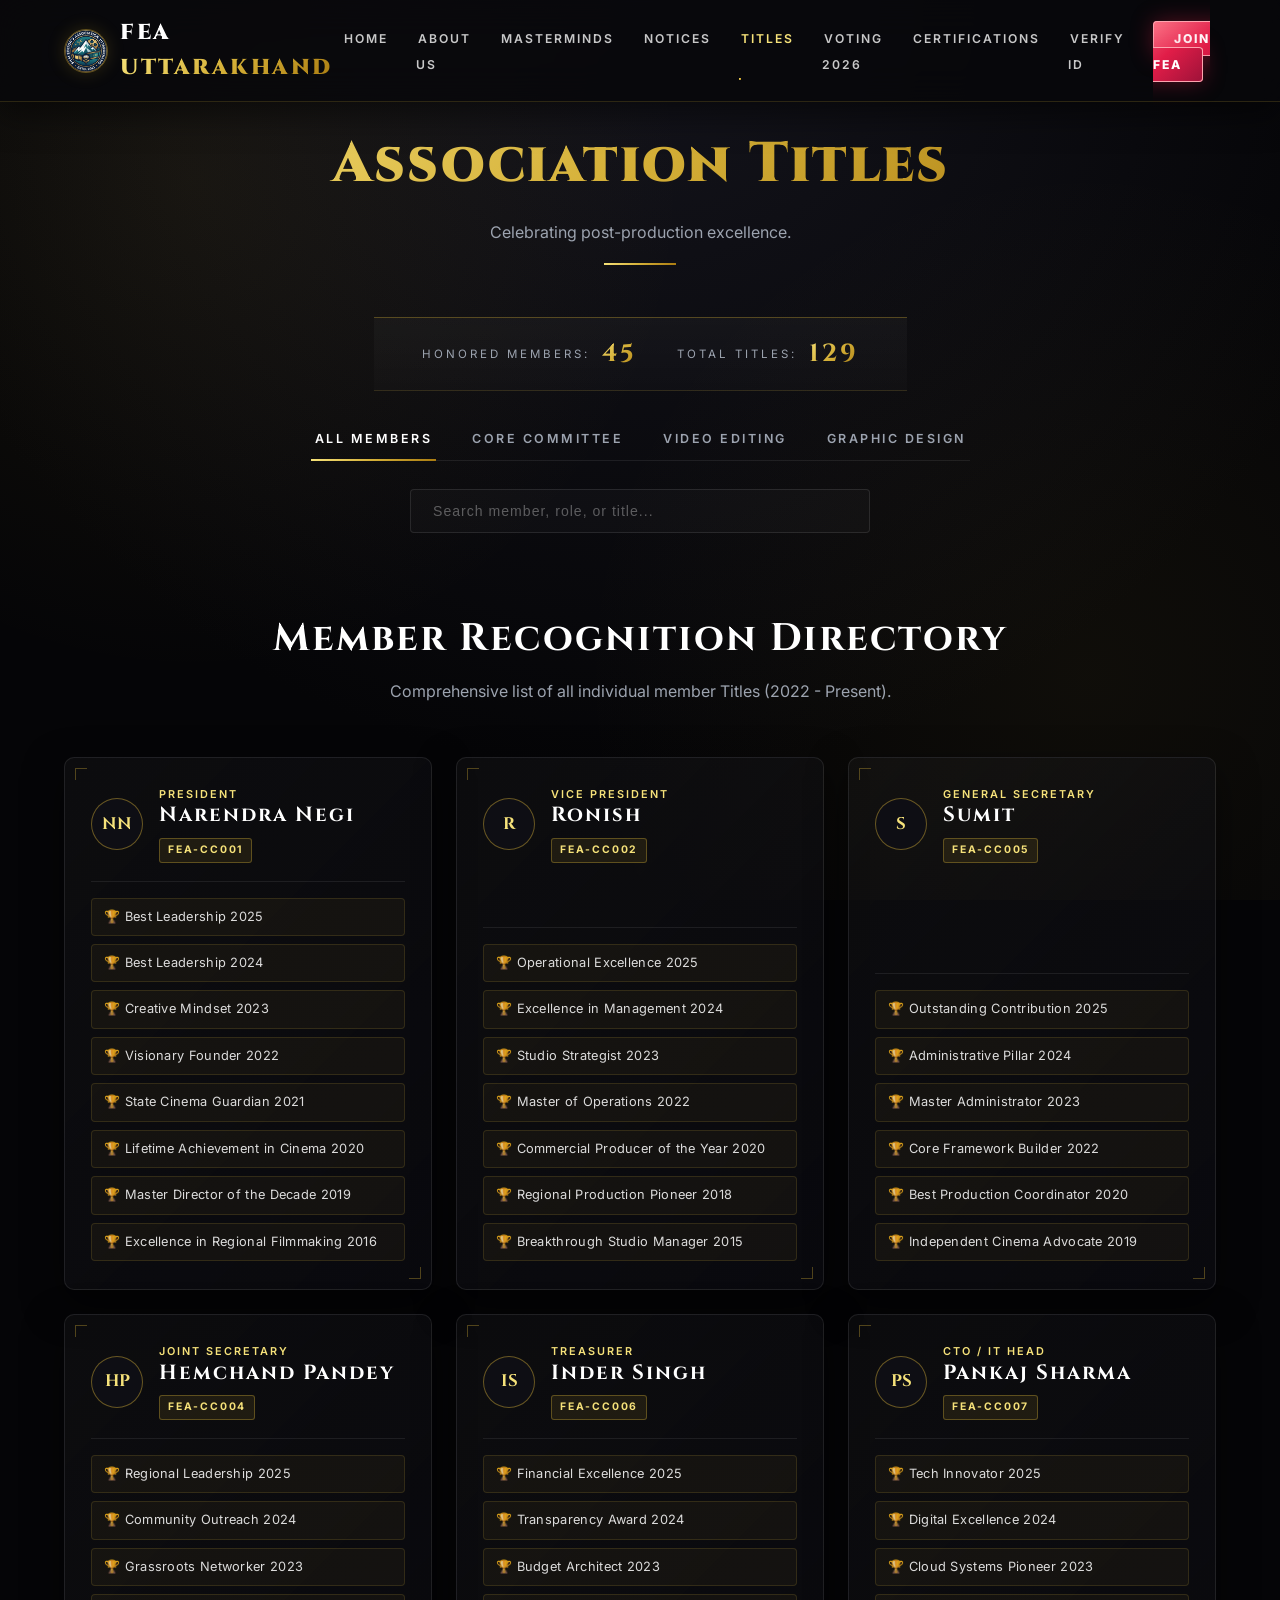
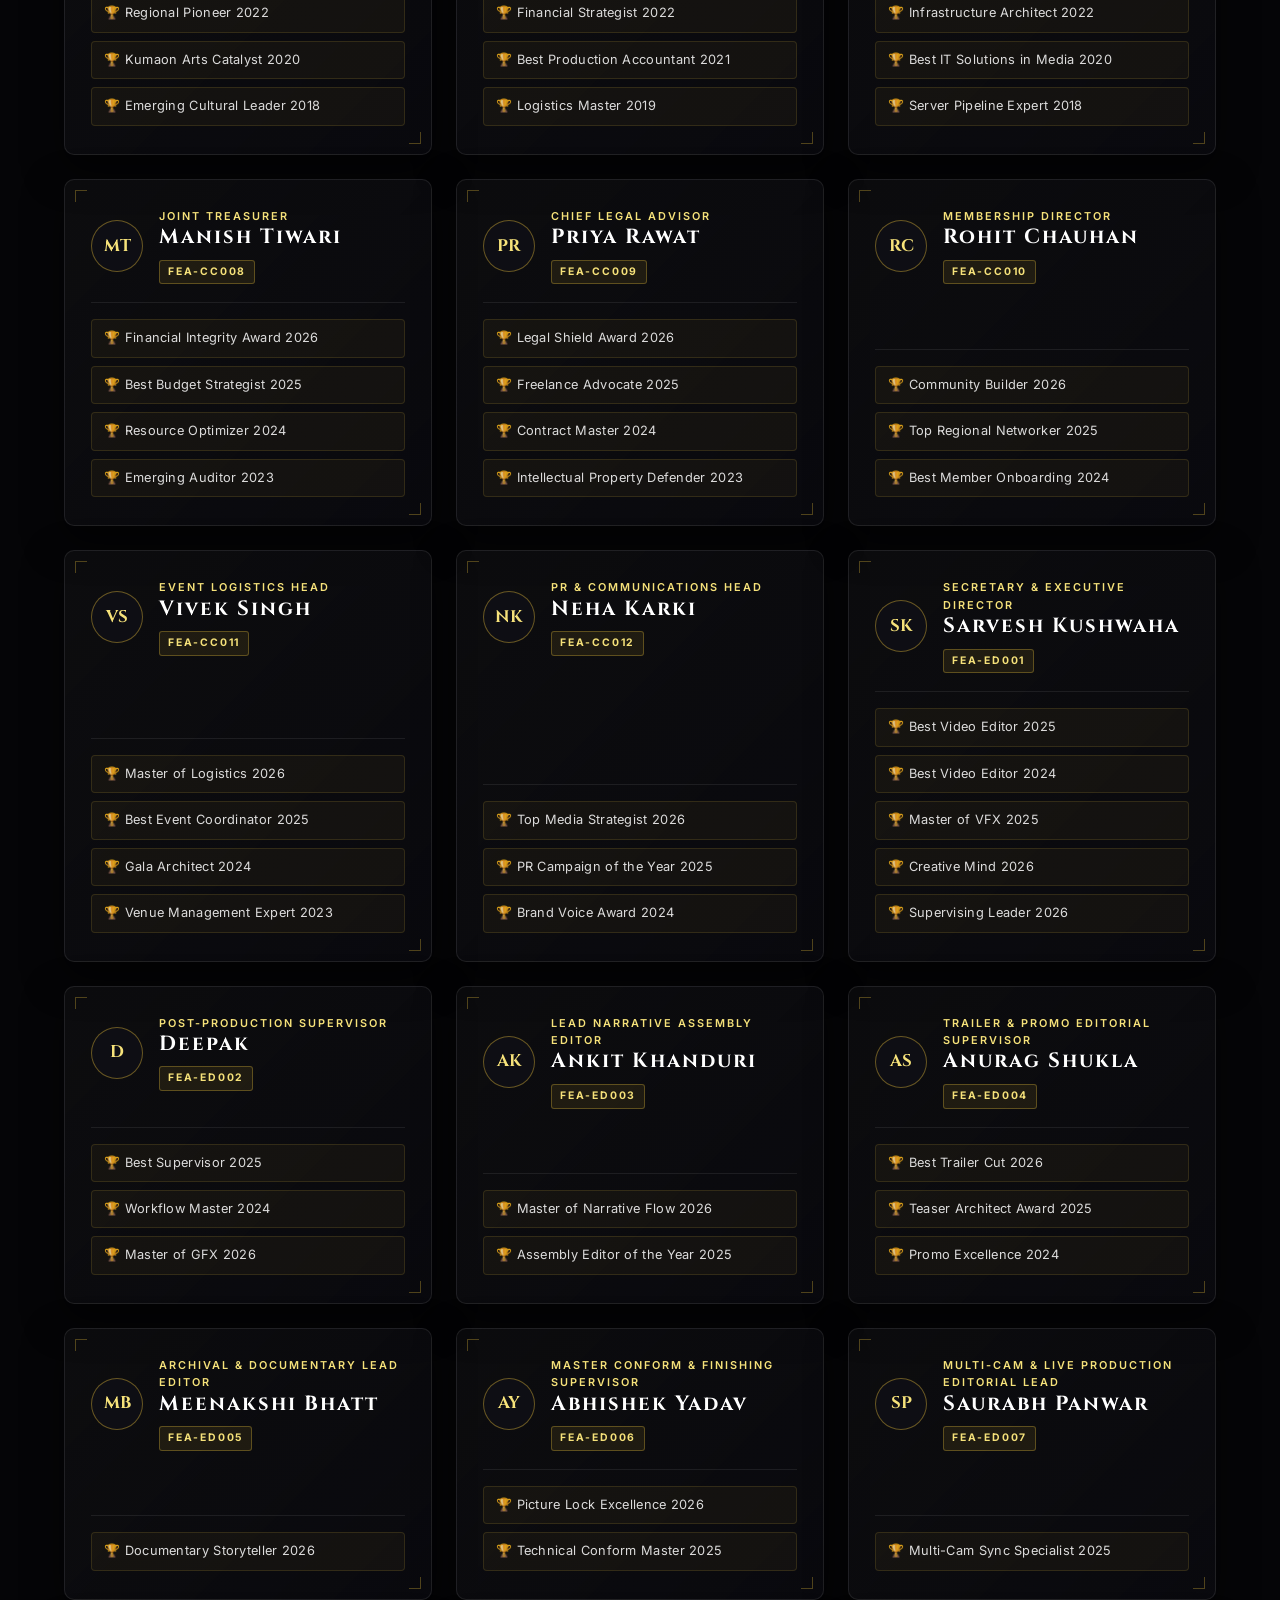
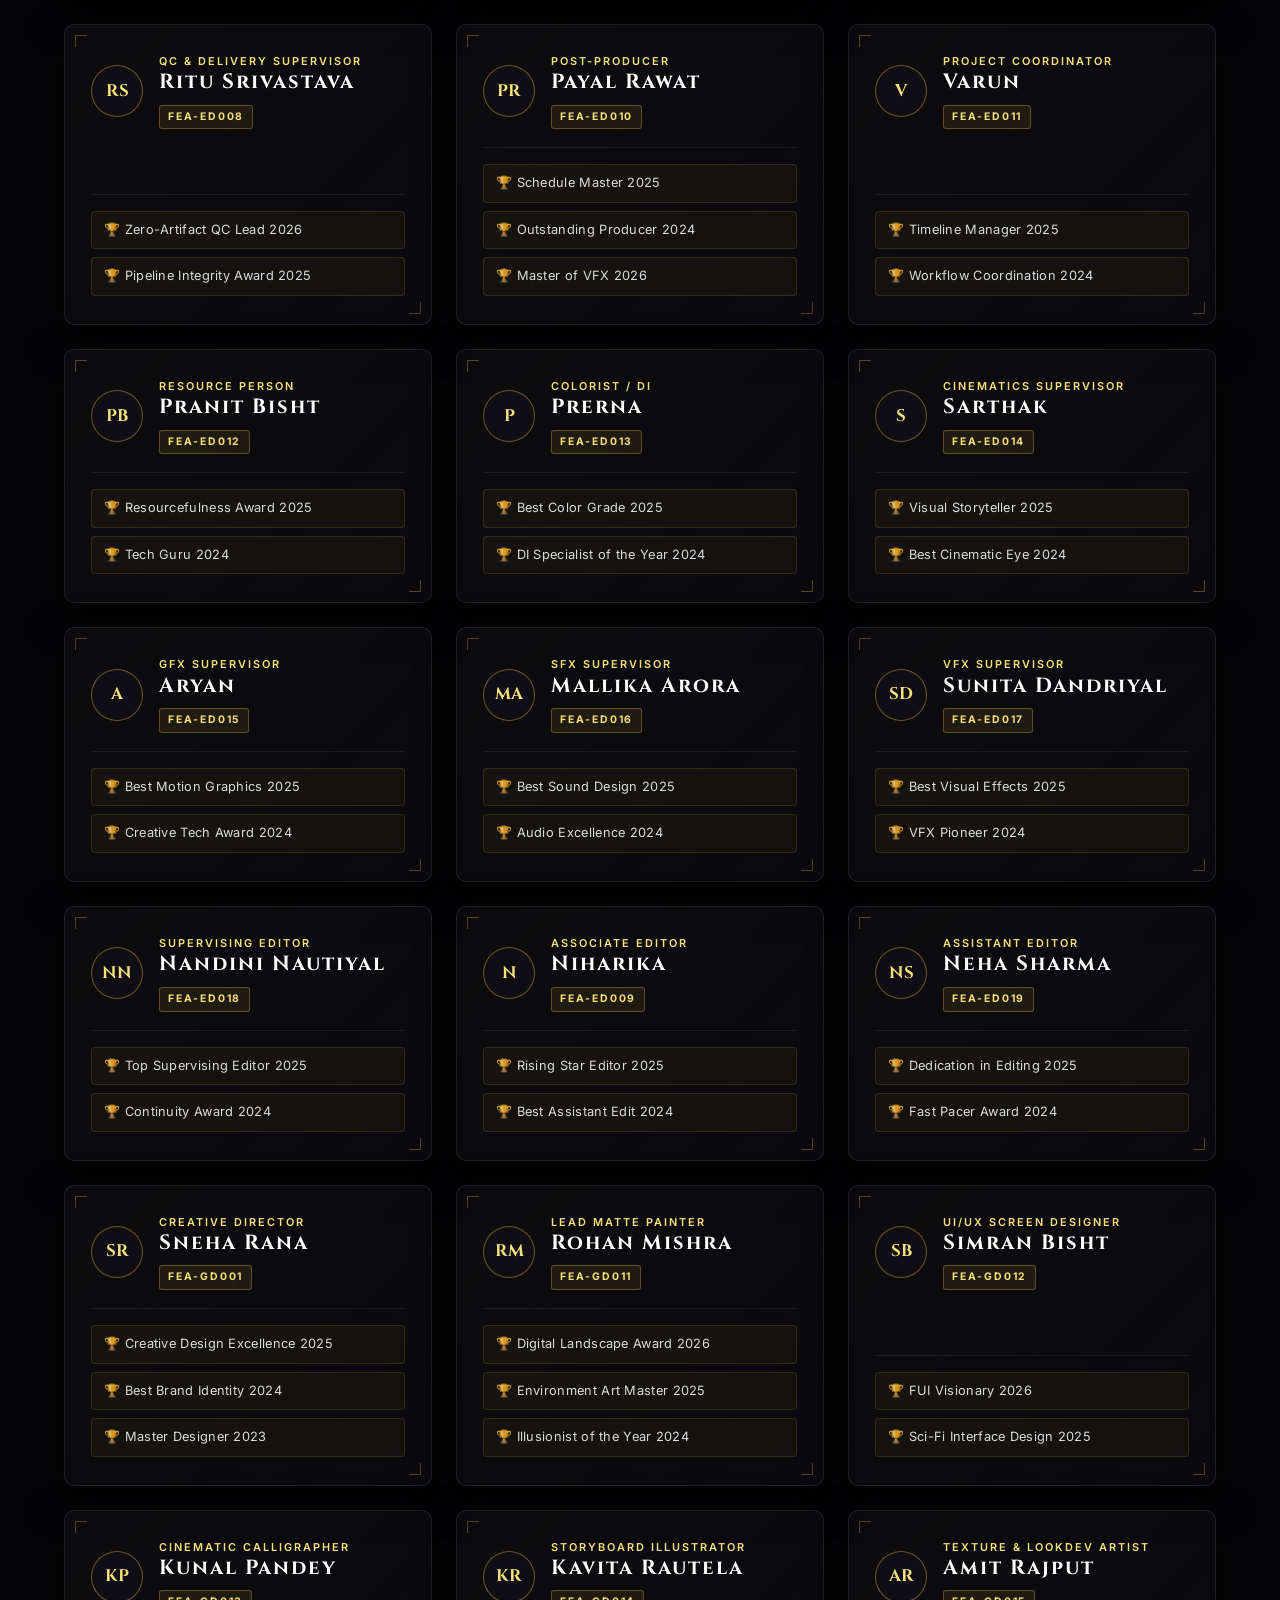
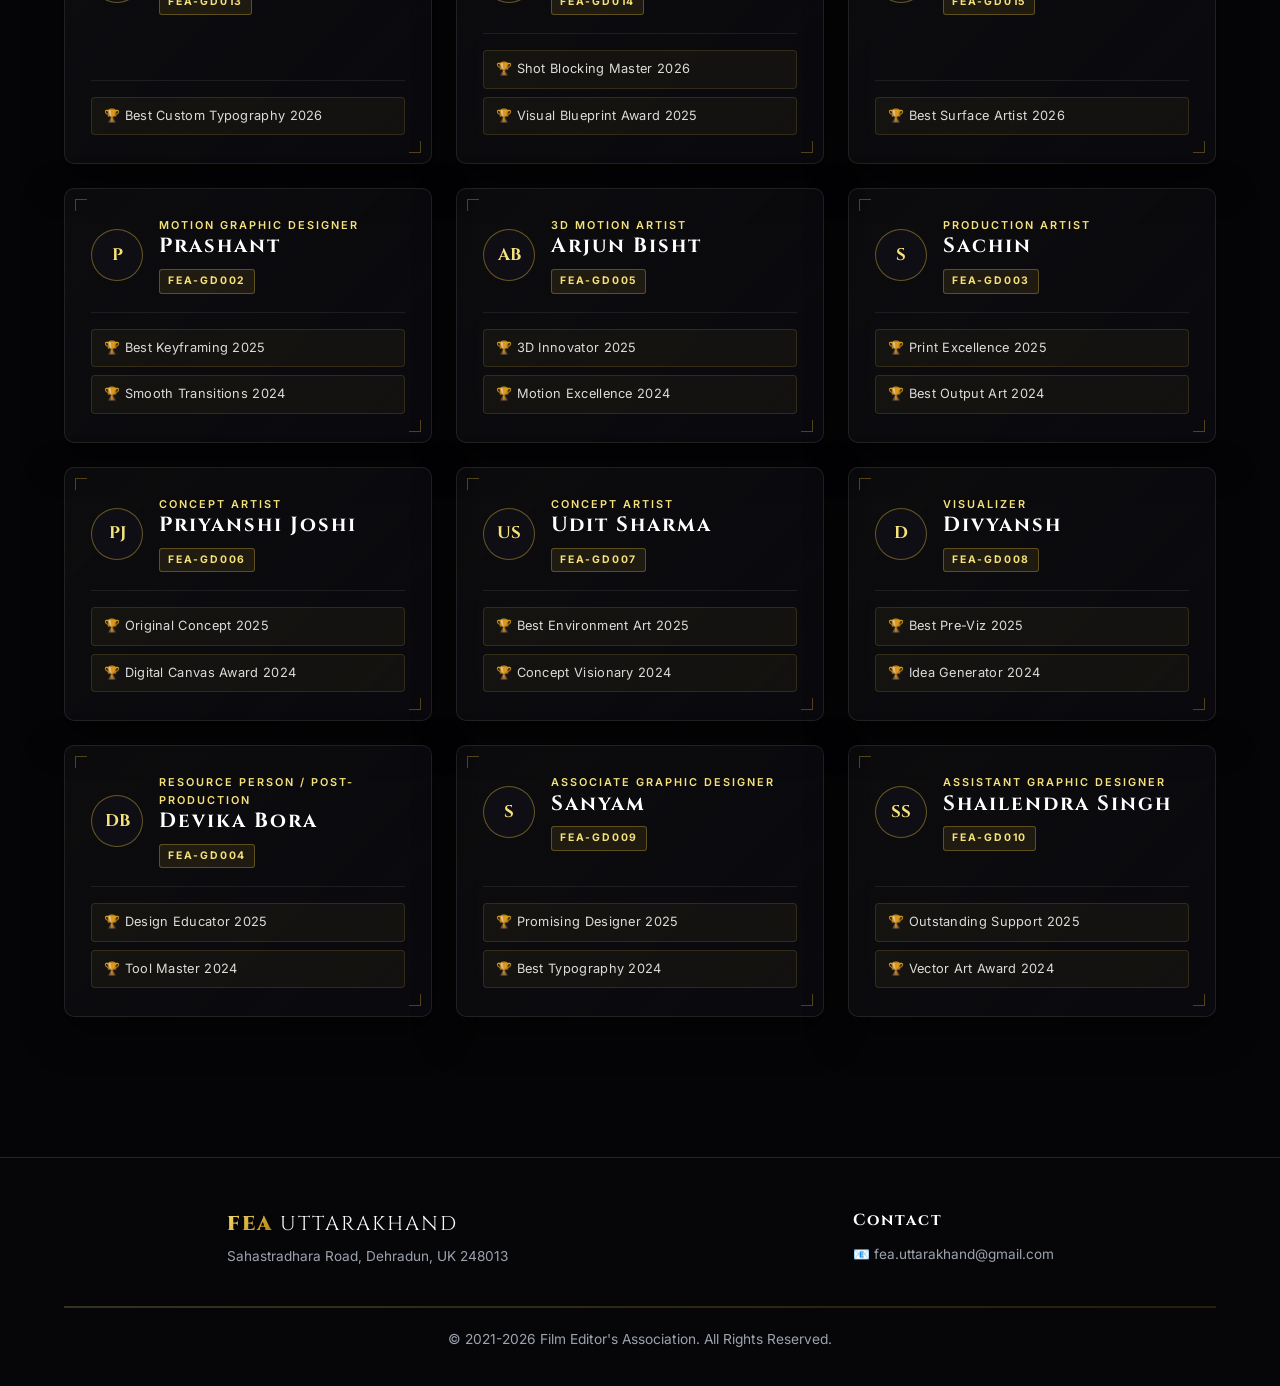
<file: awards.html>
<!DOCTYPE html>
<html lang="en">
<head>
    <meta charset="UTF-8">
    <meta name="viewport" content="width=device-width, initial-scale=1.0">
    <title>Titles | FEA</title>
    <link rel="icon" type="image/png" href="1000021500-modified.png">
    <meta property="og:title" content="Titles | FEA Uttarakhand">
    <meta property="og:description" content="Official Member Recognition Directory and Association Titles of FEA Uttarakhand.">
    <meta property="og:image" content="1000021500-modified.png">
    <meta property="og:type" content="website">
    <link rel="stylesheet" href="style.css?v=7">
</head>
<body>
<header>
    <a href="index.html" class="logo-link">
        <img src="1000021500-modified.png" alt="FEA Logo" class="header-logo-img">
        <div class="logo">FEA <span>Uttarakhand</span></div>
    </a>

    <div class="menu-toggle" id="mobile-menu">
        <span class="bar"></span>
        <span class="bar"></span>
        <span class="bar"></span>
    </div>

    <nav class="nav-container">
        <ul class="nav-links">
            <li><a href="index.html">Home</a></li>
            <li><a href="#" class="about-trigger" data-type="intro">About Us</a></li>
            <li><a href="index.html#masterminds">Masterminds</a></li>
            <li><a href="notices.html">Notices</a></li>
            <li><a href="awards.html" class="active">Titles</a></li>
            <li><a href="voting.html">Voting 2026</a></li>
            <li><a href="certifications.html">Certifications</a></li>
            <li><a href="verify.html">Verify ID</a></li>
            <li><a href="#" class="join-trigger">Join FEA</a></li>
        </ul>
    </nav>
</header>

    <div class="page-header">
        <h1>Association Titles</h1>
        <p style="color: var(--text-muted); margin-top: 10px;">Celebrating post-production excellence.</p>
        <div class="divider"></div>
    </div>

    <div class="voting-controls">
        <div class="voting-stats-bar">
            <div class="stat-pill">Honored Members: <strong id="awards-total-members">0</strong></div>
            <div class="stat-pill">Total Titles: <strong id="awards-total-titles">0</strong></div>
        </div>

        <div class="filter-tabs" id="awards-filters">
            <button class="filter-btn active" data-group="all">All Members</button>
            <button class="filter-btn" data-group="Core Committee">Core Committee</button>
            <button class="filter-btn" data-group="Editorial Directorate">Video Editing</button>
            <button class="filter-btn" data-group="Creative Directorate">Graphic Design</button>
        </div>

        <input type="text" id="awards-search" class="vote-search" placeholder="Search member, role, or title...">
    </div>

    <section class="department-section">
        <div class="section-header" style="padding-top: 20px;">
            <h2>Member Recognition Directory</h2>
            <p style="color: var(--text-muted);">Comprehensive list of all individual member Titles (2022 - Present).</p>
        </div>
        
        <p id="awards-empty-state" class="empty-search-msg" style="display: none;">No matching members, roles, or titles found.</p>
        <div class="member-awards-grid">
<!-- Committee -->
            <div class="member-award-card">
                <h4>Narendra Negi</h4><p class="role">President</p>
                <div class="award-tags">
                    <span class="tag">🏆 Best Leadership 2025</span>
                    <span class="tag">🏆 Best Leadership 2024</span>
                    <span class="tag">🏆 Creative Mindset 2023</span>
                    <span class="tag">🏆 Visionary Founder 2022</span>
                    <span class="tag">🏆 State Cinema Guardian 2021</span>
                    <span class="tag">🏆 Lifetime Achievement in Cinema 2020</span>
                    <span class="tag">🏆 Master Director of the Decade 2019</span>
                    <span class="tag">🏆 Excellence in Regional Filmmaking 2016</span>
                </div>
            </div>
            <div class="member-award-card">
                <h4>Ronish</h4><p class="role">Vice President</p>
                <div class="award-tags">
                    <span class="tag">🏆 Operational Excellence 2025</span>
                    <span class="tag">🏆 Excellence in Management 2024</span>
                    <span class="tag">🏆 Studio Strategist 2023</span>
                    <span class="tag">🏆 Master of Operations 2022</span>
                    <span class="tag">🏆 Commercial Producer of the Year 2020</span>
                    <span class="tag">🏆 Regional Production Pioneer 2018</span>
                    <span class="tag">🏆 Breakthrough Studio Manager 2015</span>
                </div>
            </div>
            <div class="member-award-card">
                <h4>Sumit</h4><p class="role">General Secretary</p>
                <div class="award-tags">
                    <span class="tag">🏆 Outstanding Contribution 2025</span>
                    <span class="tag">🏆 Administrative Pillar 2024</span>
                    <span class="tag">🏆 Master Administrator 2023</span>
                    <span class="tag">🏆 Core Framework Builder 2022</span>
                    <span class="tag">🏆 Best Production Coordinator 2020</span>
                    <span class="tag">🏆 Independent Cinema Advocate 2019</span>
                </div>
            </div>
            <div class="member-award-card">
                <h4>Hemchand Pandey</h4><p class="role">Joint Secretary</p>
                <div class="award-tags">
                    <span class="tag">🏆 Regional Leadership 2025</span>
                    <span class="tag">🏆 Community Outreach 2024</span>
                    <span class="tag">🏆 Grassroots Networker 2023</span>
                    <span class="tag">🏆 Regional Pioneer 2022</span>
                    <span class="tag">🏆 Kumaon Arts Catalyst 2020</span>
                    <span class="tag">🏆 Emerging Cultural Leader 2018</span>
                </div>
            </div>
            <div class="member-award-card">
                <h4>Inder Singh</h4><p class="role">Treasurer</p>
                <div class="award-tags">
                    <span class="tag">🏆 Financial Excellence 2025</span>
                    <span class="tag">🏆 Transparency Award 2024</span>
                    <span class="tag">🏆 Budget Architect 2023</span>
                    <span class="tag">🏆 Financial Strategist 2022</span>
                    <span class="tag">🏆 Best Production Accountant 2021</span>
                    <span class="tag">🏆 Logistics Master 2019</span>
                </div>
            </div>
            <div class="member-award-card">
                <h4>Pankaj Sharma</h4><p class="role">CTO / IT Head</p>
                <div class="award-tags">
                    <span class="tag">🏆 Tech Innovator 2025</span>
                    <span class="tag">🏆 Digital Excellence 2024</span>
                    <span class="tag">🏆 Cloud Systems Pioneer 2023</span>
                    <span class="tag">🏆 Infrastructure Architect 2022</span>
                    <span class="tag">🏆 Best IT Solutions in Media 2020</span>
                    <span class="tag">🏆 Server Pipeline Expert 2018</span>
                </div>
            </div>

            <div class="member-award-card">
                <h4>Manish Tiwari</h4><p class="role">Joint Treasurer</p>
                <div class="award-tags">
                    <span class="tag">🏆 Financial Integrity Award 2026</span>
                    <span class="tag">🏆 Best Budget Strategist 2025</span>
                    <span class="tag">🏆 Resource Optimizer 2024</span>
                    <span class="tag">🏆 Emerging Auditor 2023</span>
                </div>
            </div>
            <div class="member-award-card">
                <h4>Priya Rawat</h4><p class="role">Chief Legal Advisor</p>
                <div class="award-tags">
                    <span class="tag">🏆 Legal Shield Award 2026</span>
                    <span class="tag">🏆 Freelance Advocate 2025</span>
                    <span class="tag">🏆 Contract Master 2024</span>
                    <span class="tag">🏆 Intellectual Property Defender 2023</span>
                </div>
            </div>
            <div class="member-award-card">
                <h4>Rohit Chauhan</h4><p class="role">Membership Director</p>
                <div class="award-tags">
                    <span class="tag">🏆 Community Builder 2026</span>
                    <span class="tag">🏆 Top Regional Networker 2025</span>
                    <span class="tag">🏆 Best Member Onboarding 2024</span>
                </div>
            </div>
            <div class="member-award-card">
                <h4>Vivek Singh</h4><p class="role">Event Logistics Head</p>
                <div class="award-tags">
                    <span class="tag">🏆 Master of Logistics 2026</span>
                    <span class="tag">🏆 Best Event Coordinator 2025</span>
                    <span class="tag">🏆 Gala Architect 2024</span>
                    <span class="tag">🏆 Venue Management Expert 2023</span>
                </div>
            </div>
            <div class="member-award-card">
                <h4>Neha Karki</h4><p class="role">PR & Communications Head</p>
                <div class="award-tags">
                    <span class="tag">🏆 Top Media Strategist 2026</span>
                    <span class="tag">🏆 PR Campaign of the Year 2025</span>
                    <span class="tag">🏆 Brand Voice Award 2024</span>
                </div>
            </div>


            <!-- Video Editing -->
            <div class="member-award-card">
                <h4>Sarvesh Kushwaha</h4><p class="role">Secretary & Executive Director</p>
                <div class="award-tags">
                    <span class="tag">🏆 Best Video Editor 2025</span>
                    <span class="tag">🏆 Best Video Editor 2024</span>
                    <span class="tag">🏆 Master of VFX 2025</span>
                    <span class="tag">🏆 Creative Mind 2026</span>
                    <span class="tag">🏆 Supervising Leader 2026</span>
                </div>
            </div>
            <div class="member-award-card">
                <h4>Deepak</h4><p class="role">Post-Production Supervisor</p>
                <div class="award-tags">
                    <span class="tag">🏆 Best Supervisor 2025</span>
                    <span class="tag">🏆 Workflow Master 2024</span>
                    <span class="tag">🏆 Master of GFX 2026</span>
                </div>
            </div>

            <!-- Editorial Additions -->
            <div class="member-award-card">
                <h4>Ankit Khanduri</h4><p class="role">Lead Narrative Assembly Editor</p>
                <div class="award-tags">
                    <span class="tag">🏆 Master of Narrative Flow 2026</span>
                    <span class="tag">🏆 Assembly Editor of the Year 2025</span>
                </div>
            </div>
            <div class="member-award-card">
                <h4>Anurag Shukla</h4><p class="role">Trailer & Promo Editorial Supervisor</p>
                <div class="award-tags">
                    <span class="tag">🏆 Best Trailer Cut 2026</span>
                    <span class="tag">🏆 Teaser Architect Award 2025</span>
                    <span class="tag">🏆 Promo Excellence 2024</span>
                </div>
            </div>
            <div class="member-award-card">
                <h4>Meenakshi Bhatt</h4><p class="role">Archival & Documentary Lead Editor</p>
                <div class="award-tags">
                    <span class="tag">🏆 Documentary Storyteller 2026</span>
                </div>
            </div>
            <div class="member-award-card">
                <h4>Abhishek Yadav</h4><p class="role">Master Conform & Finishing Supervisor</p>
                <div class="award-tags">
                    <span class="tag">🏆 Picture Lock Excellence 2026</span>
                    <span class="tag">🏆 Technical Conform Master 2025</span>
                </div>
            </div>
            <div class="member-award-card">
                <h4>Saurabh Panwar</h4><p class="role">Multi-Cam & Live Production Editorial Lead</p>
                <div class="award-tags">
                    <span class="tag">🏆 Multi-Cam Sync Specialist 2025</span>
                </div>
            </div>
            <div class="member-award-card">
                <h4>Ritu Srivastava</h4><p class="role">QC & Delivery Supervisor</p>
                <div class="award-tags">
                    <span class="tag">🏆 Zero-Artifact QC Lead 2026</span>
                    <span class="tag">🏆 Pipeline Integrity Award 2025</span>
                </div>
            </div>

            <!-- Original Video Editing Continued -->
            <div class="member-award-card">
                <h4>Payal Rawat</h4><p class="role">Post-Producer</p>
                <div class="award-tags">
                    <span class="tag">🏆 Schedule Master 2025</span>
                    <span class="tag">🏆 Outstanding Producer 2024</span>
                    <span class="tag">🏆 Master of VFX 2026</span>
                </div>
            </div>
            <div class="member-award-card">
                <h4>Varun</h4><p class="role">Project Coordinator</p>
                <div class="award-tags">
                    <span class="tag">🏆 Timeline Manager 2025</span>
                    <span class="tag">🏆 Workflow Coordination 2024</span>
                </div>
            </div>
            <div class="member-award-card">
                <h4>Pranit Bisht</h4><p class="role">Resource Person</p>
                <div class="award-tags">
                    <span class="tag">🏆 Resourcefulness Award 2025</span>
                    <span class="tag">🏆 Tech Guru 2024</span>
                </div>
            </div>
            <div class="member-award-card">
                <h4>Prerna</h4><p class="role">Colorist / DI</p>
                <div class="award-tags">
                    <span class="tag">🏆 Best Color Grade 2025</span>
                    <span class="tag">🏆 DI Specialist of the Year 2024</span>
                </div>
            </div>
            <div class="member-award-card">
                <h4>Sarthak</h4><p class="role">Cinematics Supervisor</p>
                <div class="award-tags">
                    <span class="tag">🏆 Visual Storyteller 2025</span>
                    <span class="tag">🏆 Best Cinematic Eye 2024</span>
                </div>
            </div>
            <div class="member-award-card">
                <h4>Aryan</h4><p class="role">GFX Supervisor</p>
                <div class="award-tags">
                    <span class="tag">🏆 Best Motion Graphics 2025</span>
                    <span class="tag">🏆 Creative Tech Award 2024</span>
                </div>
            </div>
            <div class="member-award-card">
                <h4>Mallika Arora</h4><p class="role">SFX Supervisor</p>
                <div class="award-tags">
                    <span class="tag">🏆 Best Sound Design 2025</span>
                    <span class="tag">🏆 Audio Excellence 2024</span>
                </div>
            </div>
            <div class="member-award-card">
                <h4>Sunita Dandriyal</h4><p class="role">VFX Supervisor</p>
                <div class="award-tags">
                    <span class="tag">🏆 Best Visual Effects 2025</span>
                    <span class="tag">🏆 VFX Pioneer 2024</span>
                </div>
            </div>
            <div class="member-award-card">
                <h4>Nandini Nautiyal</h4><p class="role">Supervising Editor</p>
                <div class="award-tags">
                    <span class="tag">🏆 Top Supervising Editor 2025</span>
                    <span class="tag">🏆 Continuity Award 2024</span>
                </div>
            </div>
            <div class="member-award-card">
                <h4>Niharika</h4><p class="role">Associate Editor</p>
                <div class="award-tags">
                    <span class="tag">🏆 Rising Star Editor 2025</span>
                    <span class="tag">🏆 Best Assistant Edit 2024</span>
                </div>
            </div>
            <div class="member-award-card">
                <h4>Neha Sharma</h4><p class="role">Assistant Editor</p>
                <div class="award-tags">
                    <span class="tag">🏆 Dedication in Editing 2025</span>
                    <span class="tag">🏆 Fast Pacer Award 2024</span>
                </div>
            </div>

            <!-- Graphic Design -->
            <div class="member-award-card">
                <h4>Sneha Rana</h4><p class="role">Creative Director</p>
                <div class="award-tags">
                    <span class="tag">🏆 Creative Design Excellence 2025</span>
                    <span class="tag">🏆 Best Brand Identity 2024</span>
                    <span class="tag">🏆 Master Designer 2023</span>
                </div>
            </div>
            
            <!-- Graphic Design Additions -->
            <div class="member-award-card">
                <h4>Rohan Mishra</h4><p class="role">Lead Matte Painter</p>
                <div class="award-tags">
                    <span class="tag">🏆 Digital Landscape Award 2026</span>
                    <span class="tag">🏆 Environment Art Master 2025</span>
                    <span class="tag">🏆 Illusionist of the Year 2024</span>
                </div>
            </div>
            <div class="member-award-card">
                <h4>Simran Bisht</h4><p class="role">UI/UX Screen Designer</p>
                <div class="award-tags">
                    <span class="tag">🏆 FUI Visionary 2026</span>
                    <span class="tag">🏆 Sci-Fi Interface Design 2025</span>
                </div>
            </div>
            <div class="member-award-card">
                <h4>Kunal Pandey</h4><p class="role">Cinematic Calligrapher</p>
                <div class="award-tags">
                    <span class="tag">🏆 Best Custom Typography 2026</span>
                </div>
            </div>
            <div class="member-award-card">
                <h4>Kavita Rautela</h4><p class="role">Storyboard Illustrator</p>
                <div class="award-tags">
                    <span class="tag">🏆 Shot Blocking Master 2026</span>
                    <span class="tag">🏆 Visual Blueprint Award 2025</span>
                </div>
            </div>
            <div class="member-award-card">
                <h4>Amit Rajput</h4><p class="role">Texture & LookDev Artist</p>
                <div class="award-tags">
                    <span class="tag">🏆 Best Surface Artist 2026</span>
                </div>
            </div>

            <!-- Original Graphic Design Continued -->
            <div class="member-award-card">
                <h4>Prashant</h4><p class="role">Motion Graphic Designer</p>
                <div class="award-tags">
                    <span class="tag">🏆 Best Keyframing 2025</span>
                    <span class="tag">🏆 Smooth Transitions 2024</span>
                </div>
            </div>
            <div class="member-award-card">
                <h4>Arjun Bisht</h4><p class="role">3D Motion Artist</p>
                <div class="award-tags">
                    <span class="tag">🏆 3D Innovator 2025</span>
                    <span class="tag">🏆 Motion Excellence 2024</span>
                </div>
            </div>
            <div class="member-award-card">
                <h4>Sachin</h4><p class="role">Production Artist</p>
                <div class="award-tags">
                    <span class="tag">🏆 Print Excellence 2025</span>
                    <span class="tag">🏆 Best Output Art 2024</span>
                </div>
            </div>
            <div class="member-award-card">
                <h4>Priyanshi Joshi</h4><p class="role">Concept Artist</p>
                <div class="award-tags">
                    <span class="tag">🏆 Original Concept 2025</span>
                    <span class="tag">🏆 Digital Canvas Award 2024</span>
                </div>
            </div>
            <div class="member-award-card">
                <h4>Udit Sharma</h4><p class="role">Concept Artist</p>
                <div class="award-tags">
                    <span class="tag">🏆 Best Environment Art 2025</span>
                    <span class="tag">🏆 Concept Visionary 2024</span>
                </div>
            </div>
            <div class="member-award-card">
                <h4>Divyansh</h4><p class="role">Visualizer</p>
                <div class="award-tags">
                    <span class="tag">🏆 Best Pre-Viz 2025</span>
                    <span class="tag">🏆 Idea Generator 2024</span>
                </div>
            </div>
            <div class="member-award-card">
                <h4>Devika Bora</h4><p class="role">Resource Person / Post-Production</p>
                <div class="award-tags">
                    <span class="tag">🏆 Design Educator 2025</span>
                    <span class="tag">🏆 Tool Master 2024</span>
                </div>
            </div>
            <div class="member-award-card">
                <h4>Sanyam</h4><p class="role">Associate Graphic Designer</p>
                <div class="award-tags">
                    <span class="tag">🏆 Promising Designer 2025</span>
                    <span class="tag">🏆 Best Typography 2024</span>
                </div>
            </div>
            <div class="member-award-card">
                <h4>Shailendra Singh</h4><p class="role">Assistant Graphic Designer</p>
                <div class="award-tags">
                    <span class="tag">🏆 Outstanding Support 2025</span>
                    <span class="tag">🏆 Vector Art Award 2024</span>
                </div>
            </div>
        </div>
    </section>

    <!-- About Us Modal -->
    <div id="about-modal" class="modal-overlay">
        <div class="modal-content" style="text-align: center;">
            <span class="close-btn" id="close-about-modal">×</span>
            <div class="modal-header">
                <h2 id="about-modal-title">Title</h2>
                <div class="divider" style="margin-bottom: 20px;"></div>
            </div>
            <div class="modal-body">
                <p id="about-modal-desc" class="main-desc">Details will appear here...</p>
            </div>
        </div>
    </div>

    <!-- Join FEA Modal -->
    <div id="join-modal" class="modal-overlay">
        <div class="modal-content glass-panel" style="text-align: center;">
            <span class="close-btn" id="close-join-modal">×</span>
            <div class="modal-header">
                <h2>Join FEA Uttarakhand</h2>
                <p style="color: var(--accent-gold); font-size: 0.9rem; margin-top: 5px;">Become a part of the state's largest post-production community.</p>
                <div class="divider" style="margin-bottom: 20px;"></div>
            </div>
            <div class="modal-body">
                <form id="join-form" action="https://formspree.io/f/mdeeelgj" method="POST" style="display: flex; flex-direction: column; gap: 14px; text-align: left;">
                    <div class="join-form-row">
                        <input type="text" name="name" placeholder="Full Name *" required class="glass-input">
                        <input type="email" name="email" placeholder="Email Address *" required class="glass-input">
                    </div>

                    <div class="join-form-row">
                        <select name="district" required class="glass-input">
                            <option value="" disabled selected>Select District *</option>
                            <option value="Almora">Almora</option>
                            <option value="Bageshwar">Bageshwar</option>
                            <option value="Chamoli">Chamoli</option>
                            <option value="Champawat">Champawat</option>
                            <option value="Dehradun">Dehradun</option>
                            <option value="Haridwar">Haridwar</option>
                            <option value="Nainital">Nainital</option>
                            <option value="Pauri Garhwal">Pauri Garhwal</option>
                            <option value="Pithoragarh">Pithoragarh</option>
                            <option value="Rudraprayag">Rudraprayag</option>
                            <option value="Tehri Garhwal">Tehri Garhwal</option>
                            <option value="Udham Singh Nagar">Udham Singh Nagar</option>
                            <option value="Uttarkashi">Uttarkashi</option>
                            <option value="Other">Other</option>
                        </select>

                        <select name="experience" required class="glass-input">
                            <option value="" disabled selected>Years of Experience *</option>
                            <option value="Student / Fresher">Student / Fresher</option>
                            <option value="1-2 Years">1–2 Years</option>
                            <option value="3-5 Years">3–5 Years</option>
                            <option value="5+ Years">5+ Years</option>
                        </select>
                    </div>

                    <div>
                        <select name="role" required class="glass-input">
                            <option value="" disabled selected>Select Membership Type / Directorate *</option>
                            <option value="General Member">General Member</option>
                            <option value="Editorial Directorate (FEA-ED)">Editorial Directorate (FEA-ED)</option>
                            <option value="Creative Directorate (FEA-GD)">Creative Directorate (FEA-GD)</option>
                            <option value="VFX, Audio & Technical Specialist">VFX, Audio &amp; Technical Specialist</option>
                            <option value="Studio / Production House Affiliate">Studio / Production House Affiliate</option>
                        </select>
                        <p class="join-exp-note">* Note: All categories except General Member require up to 3 years of experience.</p>
                    </div>

                    <div>
                        <label class="join-field-label">Primary Software / Tools</label>
                        <div class="join-tools-grid">
                            <label class="join-tool-chip"><input type="checkbox" name="tools[]" value="Premiere Pro"><span>Premiere Pro</span></label>
                            <label class="join-tool-chip"><input type="checkbox" name="tools[]" value="DaVinci Resolve"><span>DaVinci Resolve</span></label>
                            <label class="join-tool-chip"><input type="checkbox" name="tools[]" value="After Effects"><span>After Effects</span></label>
                            <label class="join-tool-chip"><input type="checkbox" name="tools[]" value="Nuke"><span>Nuke</span></label>
                            <label class="join-tool-chip"><input type="checkbox" name="tools[]" value="Photoshop"><span>Photoshop</span></label>
                            <label class="join-tool-chip"><input type="checkbox" name="tools[]" value="Illustrator"><span>Illustrator</span></label>
                            <label class="join-tool-chip"><input type="checkbox" name="tools[]" value="Blender"><span>Blender</span></label>
                            <label class="join-tool-chip"><input type="checkbox" name="tools[]" value="Other"><span>Other</span></label>
                        </div>
                    </div>

                    <input type="url" name="portfolio" placeholder="Portfolio / Reel Link (Optional)" class="glass-input">

                    <textarea name="bio" rows="2" required class="glass-input" placeholder="Short Bio / Reason for Joining — What do you specialize in or how would you like to contribute? *" style="resize: vertical;"></textarea>

                    <label class="join-declaration">
                        <input type="checkbox" name="declaration" value="Agreed" required>
                        <span>I confirm my details are accurate and agree to abide by the FEA Uttarakhand Code of Conduct.</span>
                    </label>

                    <button type="submit" class="glass-btn">Submit Application</button>
                </form>
            </div>
        </div>
    </div>

    <footer>
        <div style="display: flex; flex-wrap: wrap; justify-content: space-around; text-align: left; max-width: 1200px; margin: 0 auto; gap: 20px; padding-bottom: 20px;">
            <div>
                <div class="footer-logo"><span class="highlight">FEA</span> UTTARAKHAND</div>
                <p style="color: var(--text-muted); font-size: 0.85rem;">Sahastradhara Road, Dehradun, UK 248013</p>
            </div>
            <div>
                <h4 style="color: #fff; margin-bottom: 10px; font-size: 1rem;">Contact</h4>
                <p style="color: var(--text-muted); font-size: 0.85rem;">
                    📧 <a href="mailto:fea.uttarakhand@gmail.com" style="color: var(--text-muted); text-decoration: none;">fea.uttarakhand@gmail.com</a>
                </p>
            </div>
        </div>
        <div class="divider" style="width: 100%; opacity: 0.2; margin-bottom: 20px;"></div>
        <p>© 2021-2026 Film Editor's Association. All Rights Reserved.</p>
    </footer>
    <script src="script.js"></script>
</body>
</html>
</file>
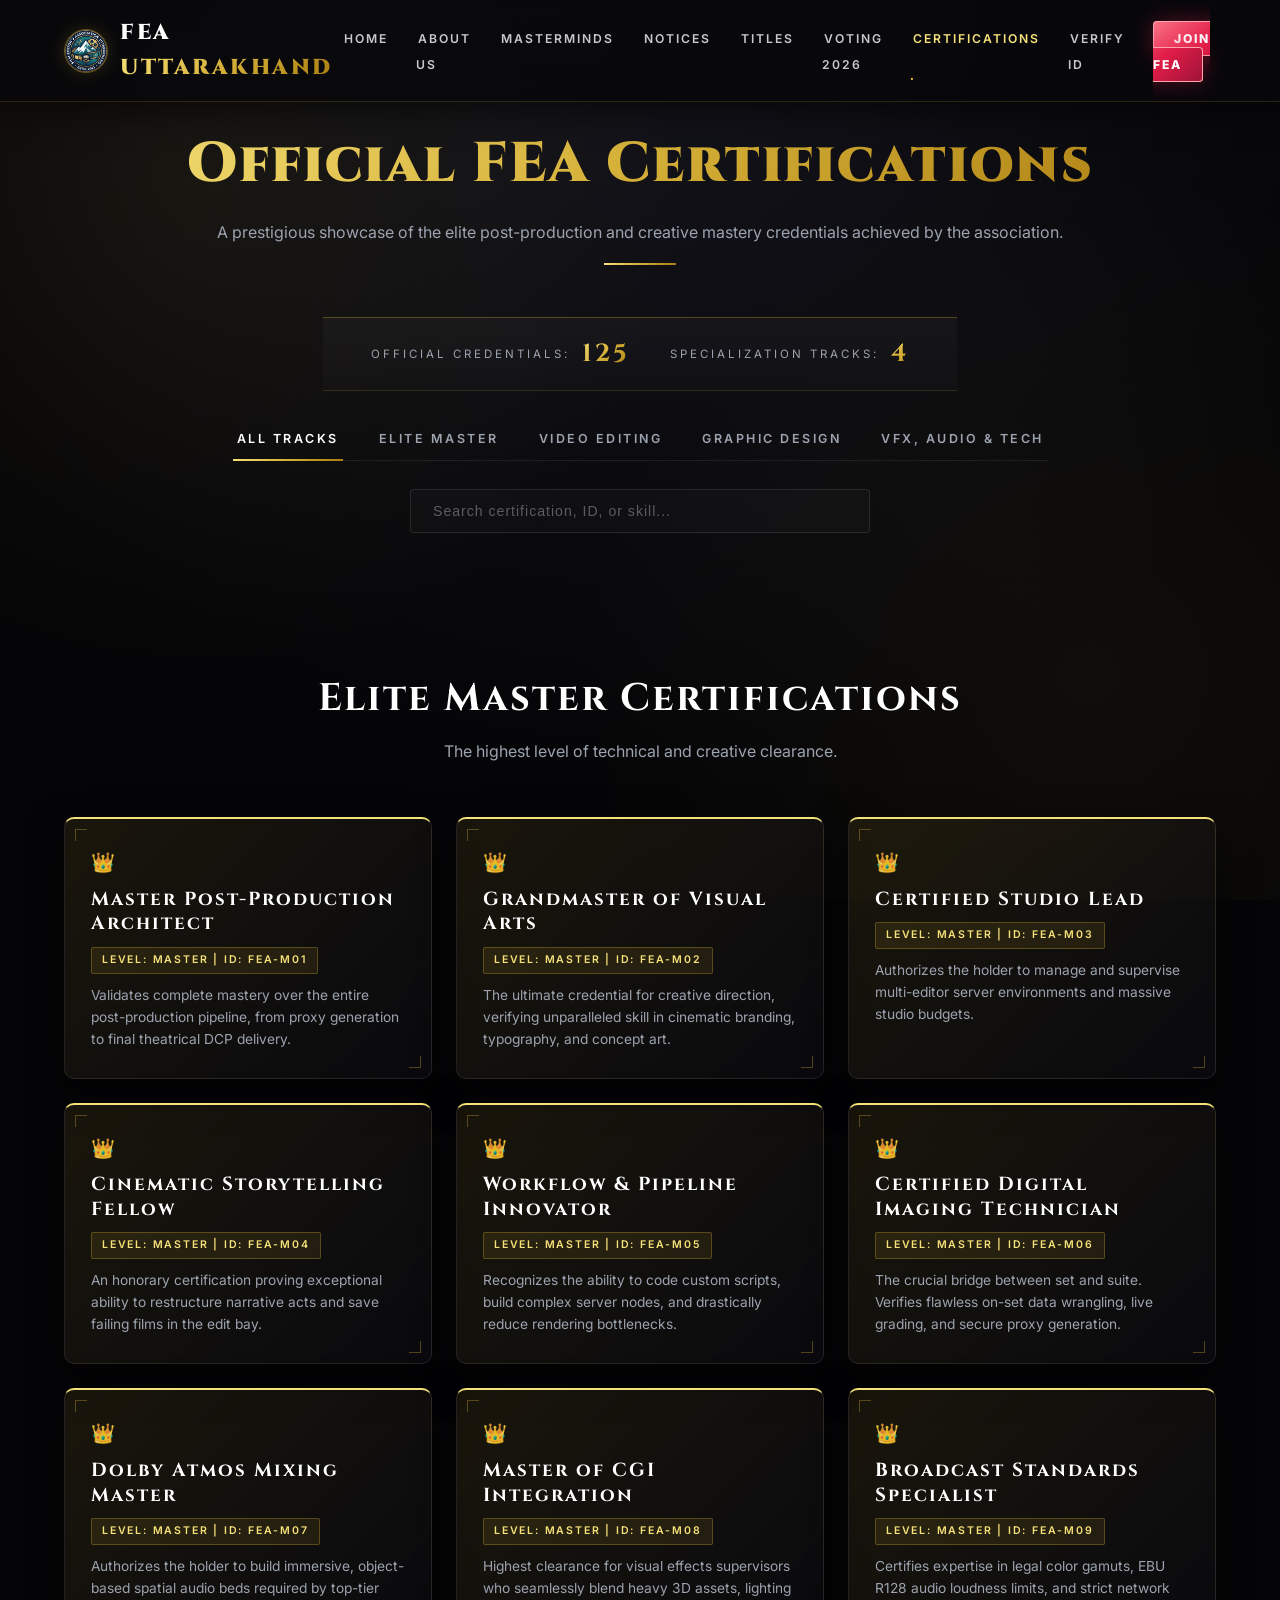
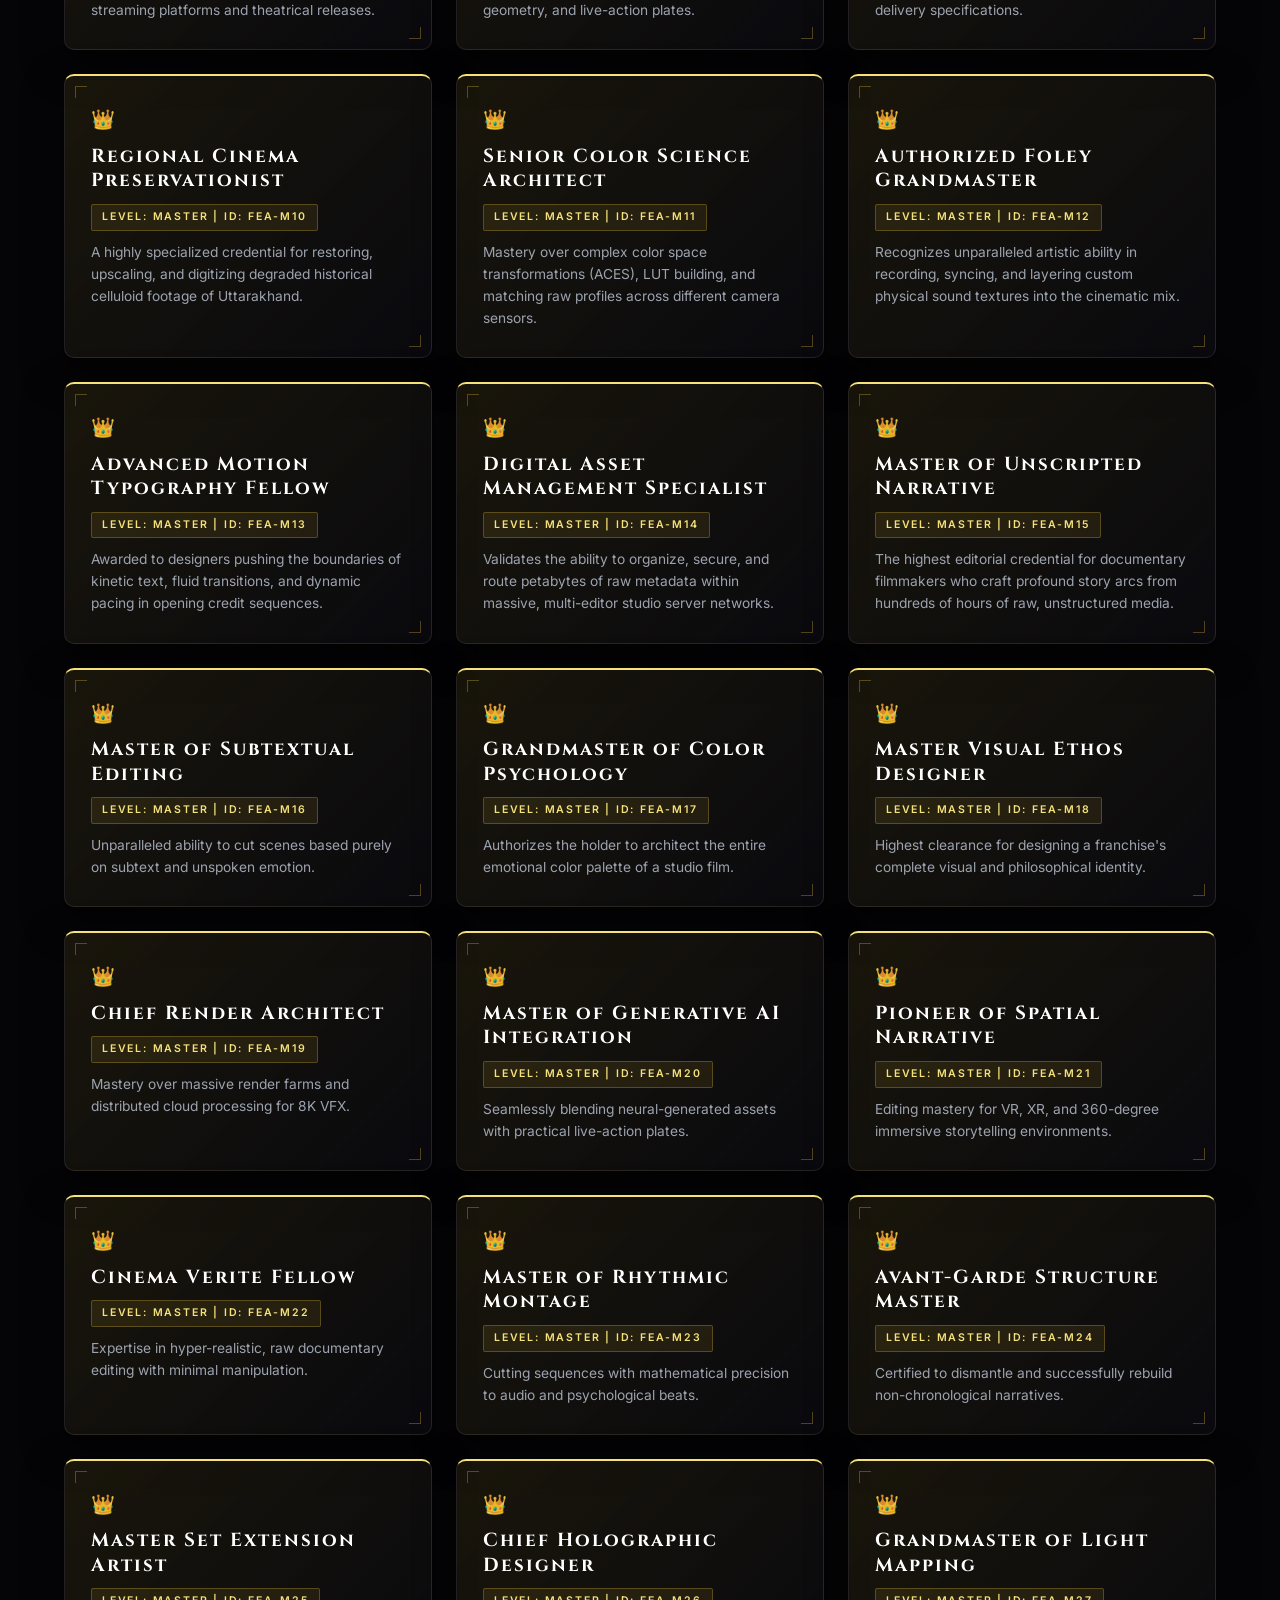
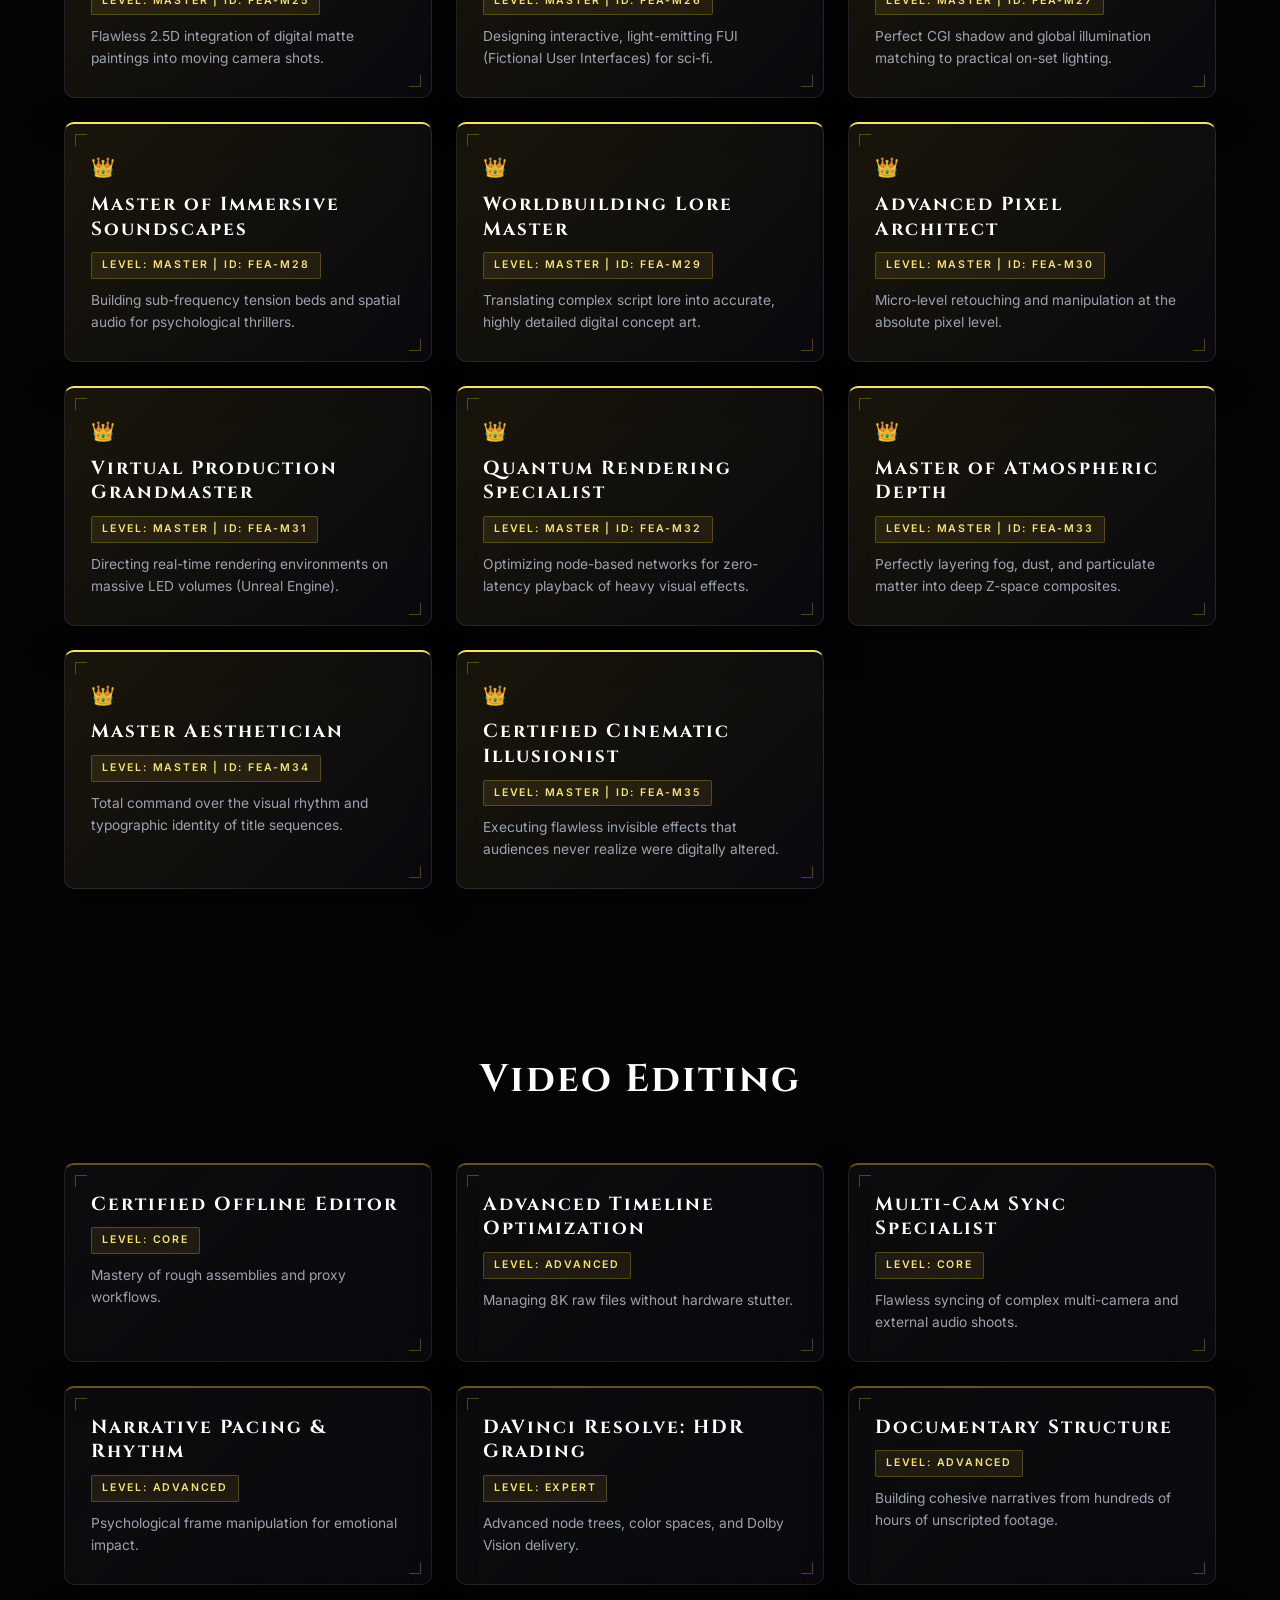
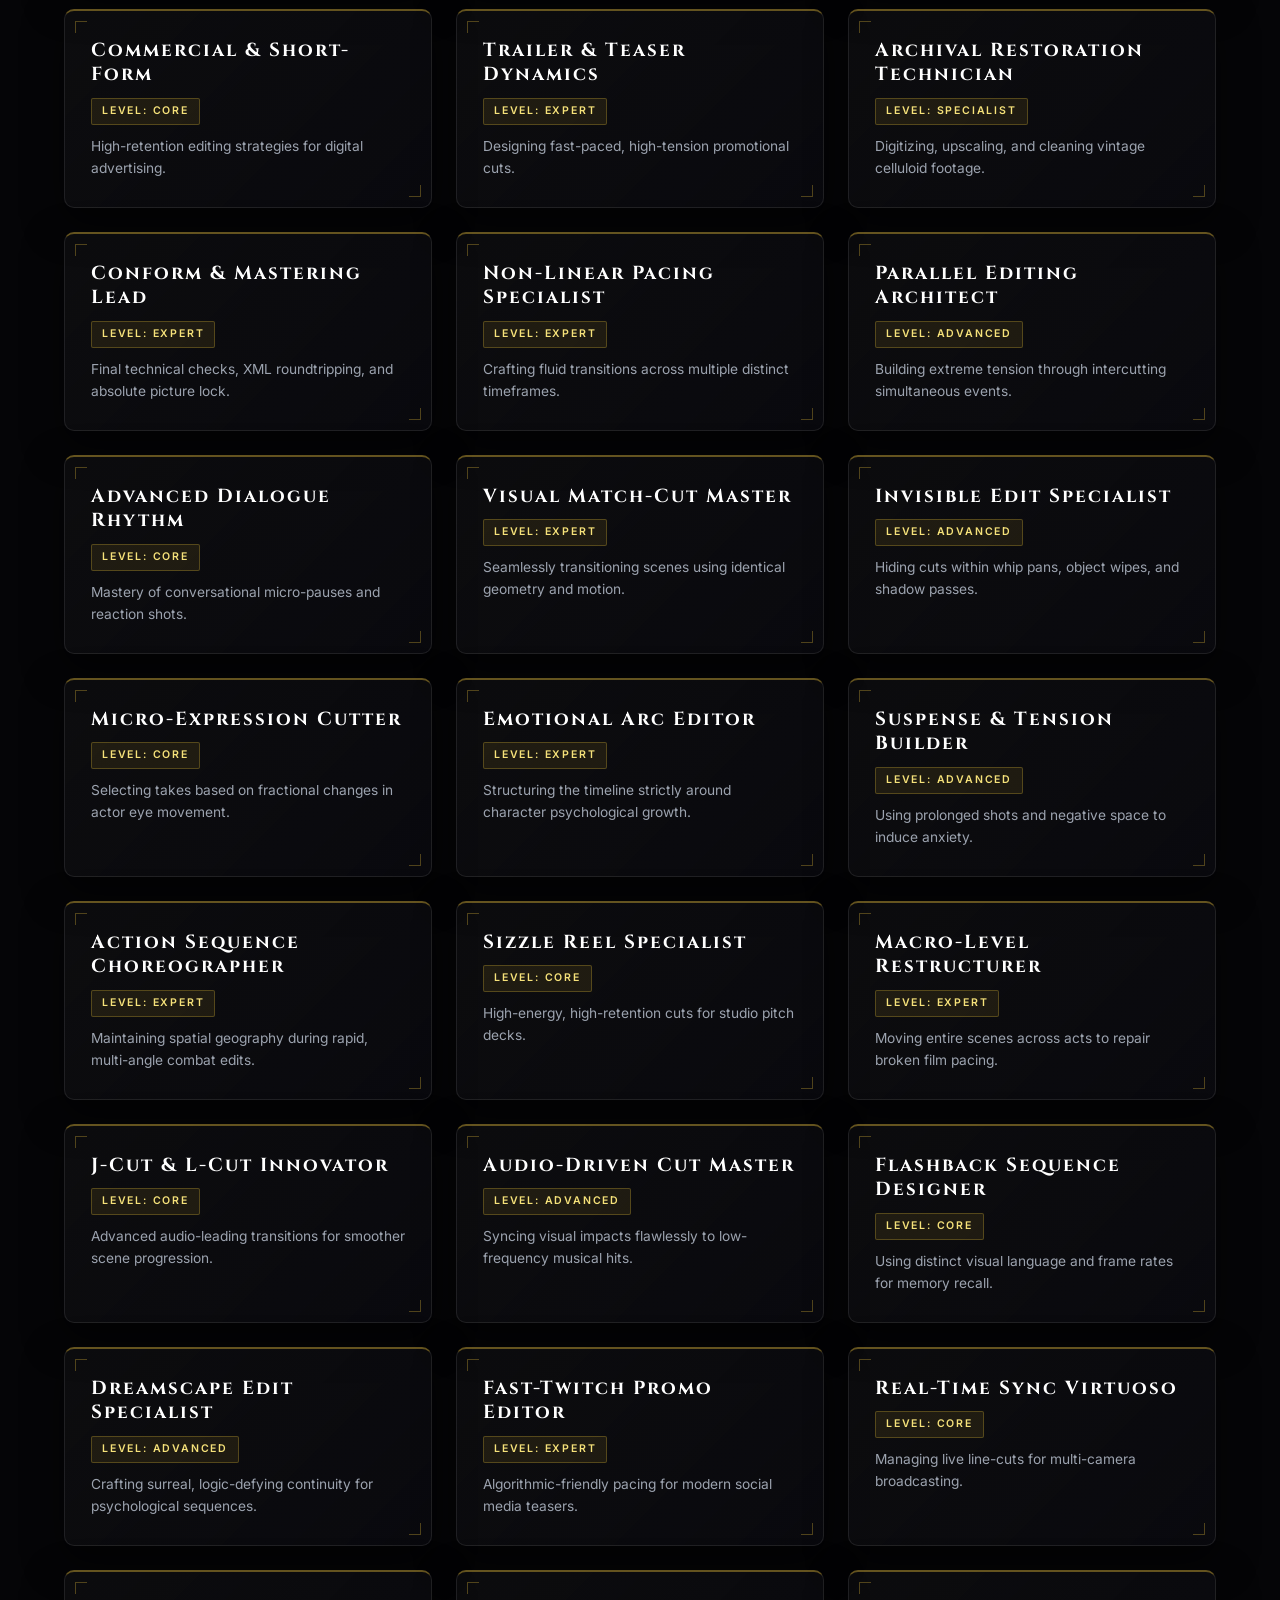
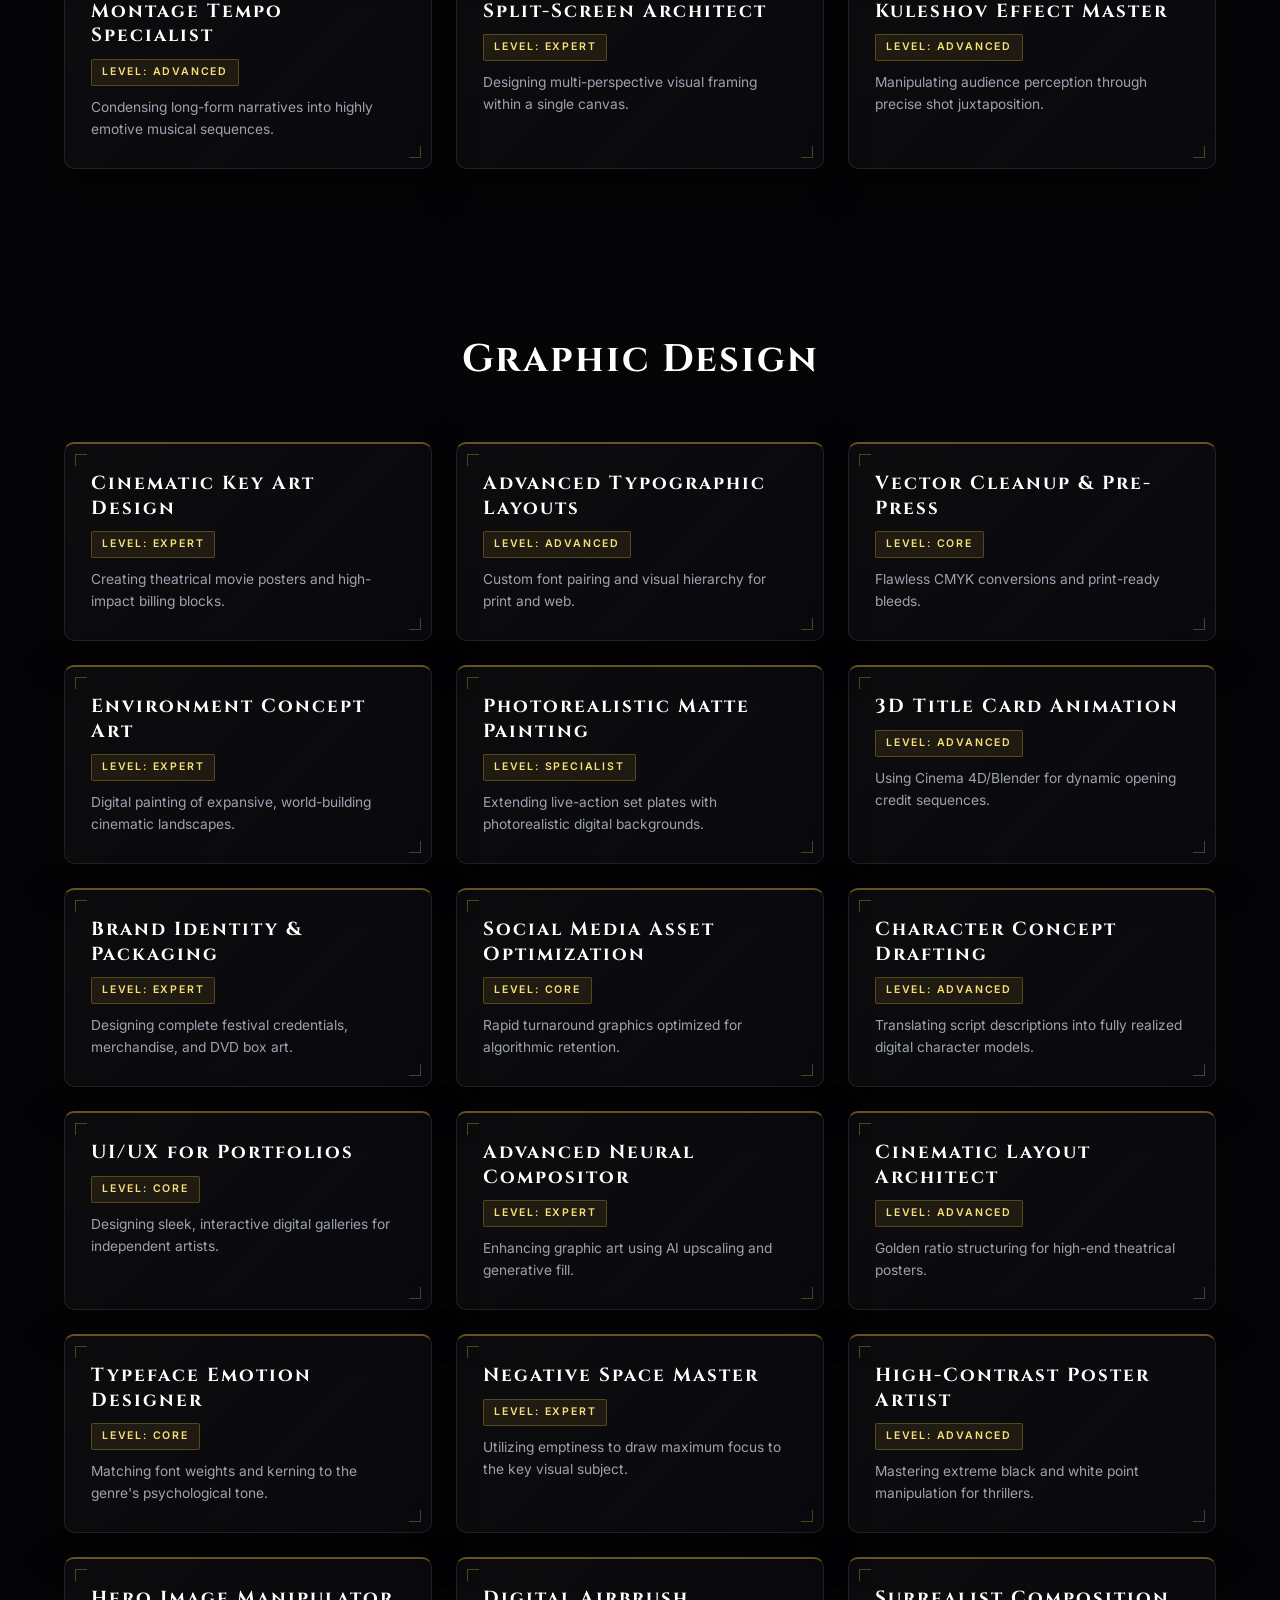
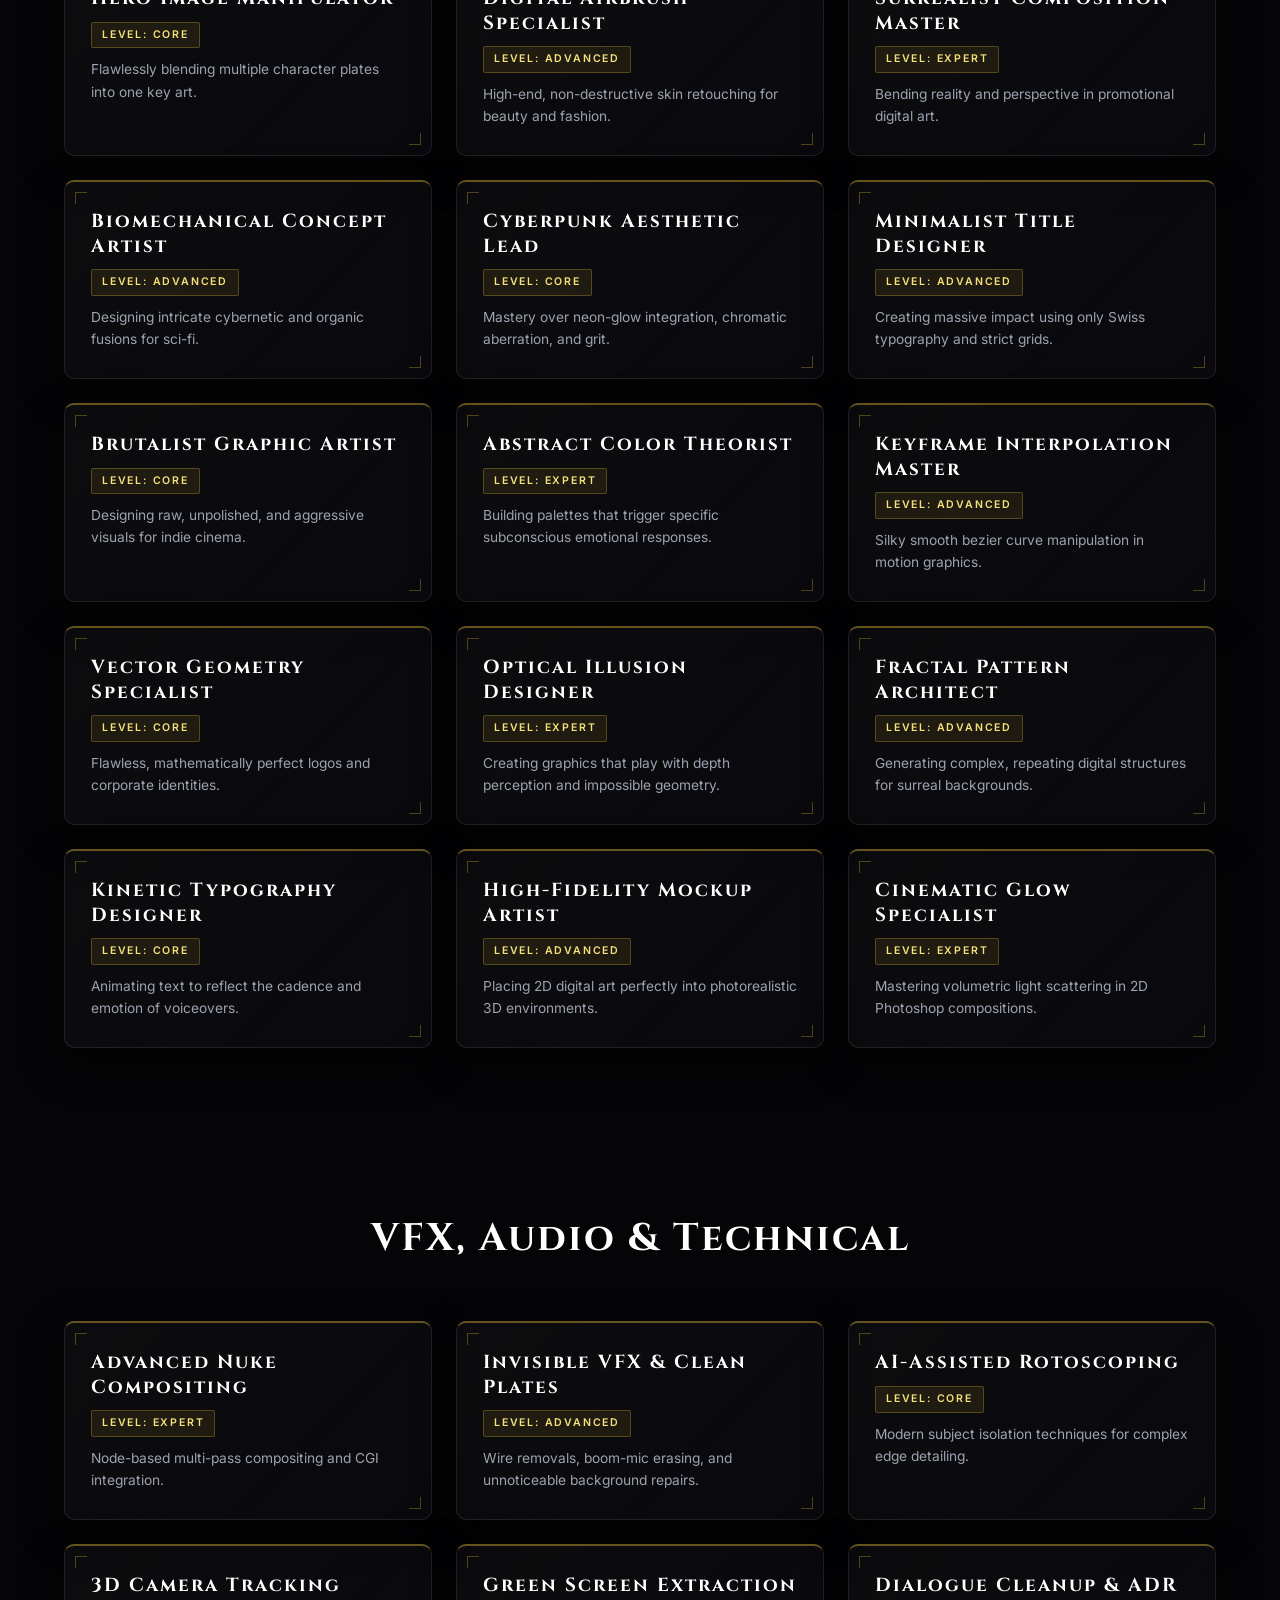
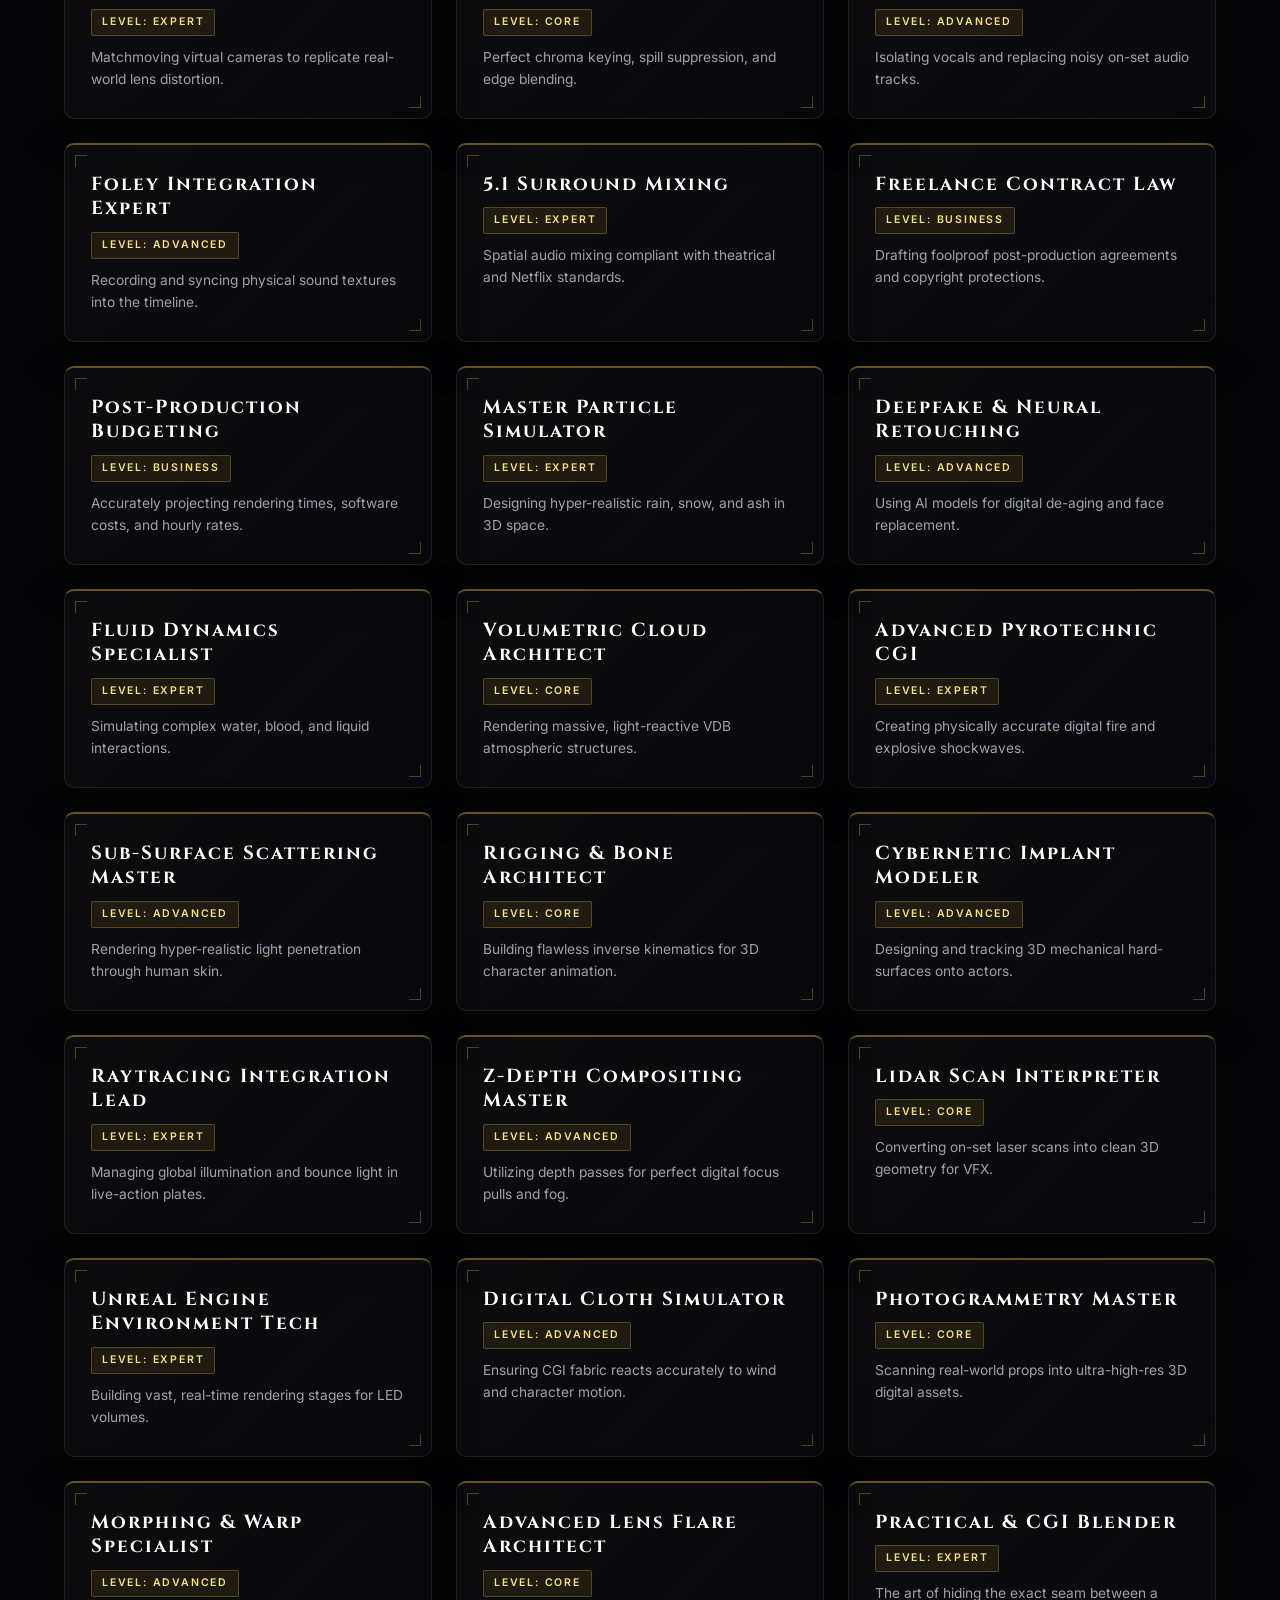
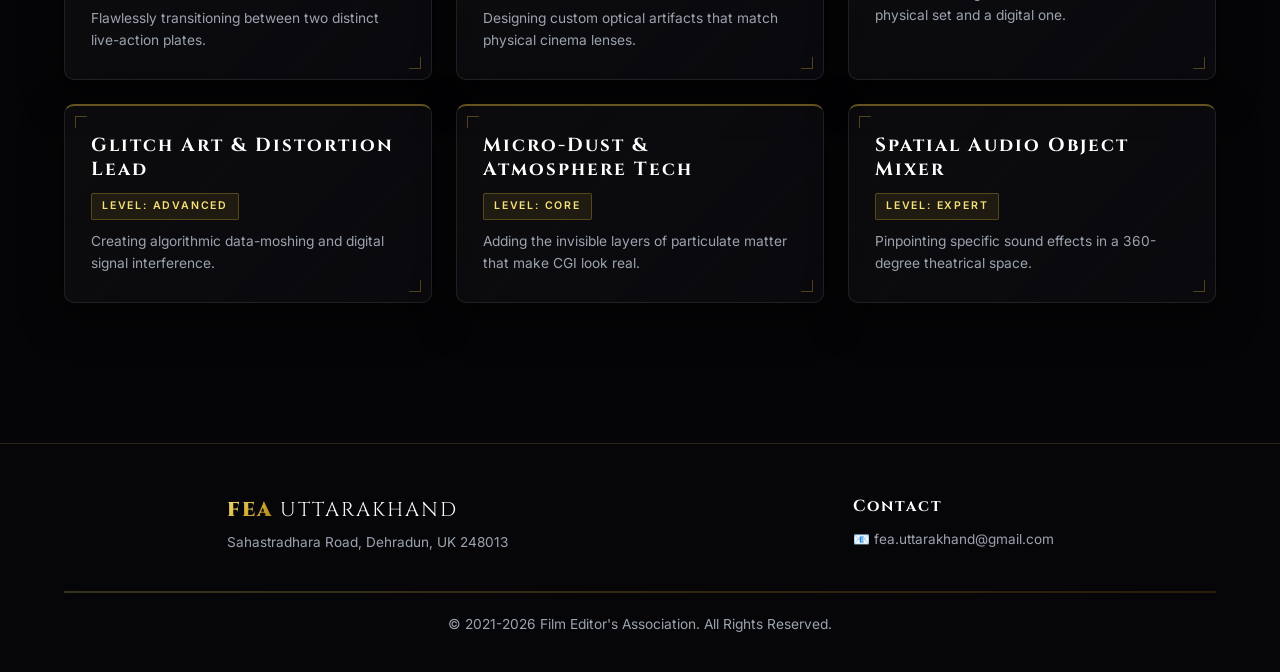
<file: certifications.html>
<!DOCTYPE html>
<html lang="en">
<head>
    <meta charset="UTF-8">
    <meta name="viewport" content="width=device-width, initial-scale=1.0">
    <title>Certifications | FEA</title>
    <link rel="icon" type="image/png" href="1000021500-modified.png">
    <meta property="og:title" content="Certifications | FEA Uttarakhand">
    <meta property="og:description" content="Official FEA Uttarakhand post-production, design, VFX, and technical mastery certifications.">
    <meta property="og:image" content="1000021500-modified.png">
    <meta property="og:type" content="website">
    <link rel="stylesheet" href="style.css?v=7">
</head>
<body>
<header>
    <a href="index.html" class="logo-link">
        <img src="1000021500-modified.png" alt="FEA Logo" class="header-logo-img">
        <div class="logo">FEA <span>Uttarakhand</span></div>
    </a>

    <div class="menu-toggle" id="mobile-menu">
        <span class="bar"></span>
        <span class="bar"></span>
        <span class="bar"></span>
    </div>

    <nav class="nav-container">
        <ul class="nav-links">
            <li><a href="index.html">Home</a></li>
            <li><a href="#" class="about-trigger" data-type="intro">About Us</a></li>
            <li><a href="index.html#masterminds">Masterminds</a></li>
            <li><a href="notices.html">Notices</a></li>
            <li><a href="awards.html">Titles</a></li>
            <li><a href="voting.html">Voting 2026</a></li>
            <li><a href="certifications.html" class="active">Certifications</a></li>
            <li><a href="verify.html">Verify ID</a></li>
            <li><a href="#" class="join-trigger">Join FEA</a></li>
        </ul>
    </nav>
</header>

    <div class="page-header">
        <h1>Official FEA Certifications</h1>
        <p style="color: var(--text-muted); margin-top: 10px;">A prestigious showcase of the elite post-production and creative mastery credentials achieved by the association.</p>
        <div class="divider"></div>
    </div>

    <div class="voting-controls">
        <div class="voting-stats-bar">
            <div class="stat-pill">Official Credentials: <strong id="certs-total-count">0</strong></div>
            <div class="stat-pill">Specialization Tracks: <strong>4</strong></div>
        </div>

        <div class="filter-tabs" id="certs-filters">
            <button class="filter-btn active" data-track="all">All Tracks</button>
            <button class="filter-btn" data-track="elite">Elite Master</button>
            <button class="filter-btn" data-track="video">Video Editing</button>
            <button class="filter-btn" data-track="design">Graphic Design</button>
            <button class="filter-btn" data-track="tech">VFX, Audio & Tech</button>
        </div>

        <input type="text" id="certs-search" class="vote-search" placeholder="Search certification, ID, or skill...">
    </div>
    <p id="certs-empty-state" class="empty-search-msg" style="display: none;">No matching certifications found.</p>
    <!-- ELITE CERTIFICATIONS -->
    <section class="department-section">
        <div class="section-header">
            <h2 style="color: #d4af37;">Elite Master Certifications</h2>
            <p style="color: var(--text-muted);">The highest level of technical and creative clearance.</p>
        </div>
        <div class="cert-grid">
            <div class="cert-card elite">
                <div class="cert-icon">👑</div>
                <h4>Master Post-Production Architect</h4>
                <p class="cert-meta">Level: Master | ID: FEA-M01</p>
                <p class="cert-desc">Validates complete mastery over the entire post-production pipeline, from proxy generation to final theatrical DCP delivery.</p>
            </div>
            <div class="cert-card elite">
                <div class="cert-icon">👑</div>
                <h4>Grandmaster of Visual Arts</h4>
                <p class="cert-meta">Level: Master | ID: FEA-M02</p>
                <p class="cert-desc">The ultimate credential for creative direction, verifying unparalleled skill in cinematic branding, typography, and concept art.</p>
            </div>
            <div class="cert-card elite">
                <div class="cert-icon">👑</div>
                <h4>Certified Studio Lead</h4>
                <p class="cert-meta">Level: Master | ID: FEA-M03</p>
                <p class="cert-desc">Authorizes the holder to manage and supervise multi-editor server environments and massive studio budgets.</p>
            </div>
            <div class="cert-card elite">
                <div class="cert-icon">👑</div>
                <h4>Cinematic Storytelling Fellow</h4>
                <p class="cert-meta">Level: Master | ID: FEA-M04</p>
                <p class="cert-desc">An honorary certification proving exceptional ability to restructure narrative acts and save failing films in the edit bay.</p>
            </div>
            <div class="cert-card elite">
                <div class="cert-icon">👑</div>
                <h4>Workflow & Pipeline Innovator</h4>
                <p class="cert-meta">Level: Master | ID: FEA-M05</p>
                <p class="cert-desc">Recognizes the ability to code custom scripts, build complex server nodes, and drastically reduce rendering bottlenecks.</p>
            </div>
            <div class="cert-card elite">
                <div class="cert-icon">👑</div>
                <h4>Certified Digital Imaging Technician</h4>
                <p class="cert-meta">Level: Master | ID: FEA-M06</p>
                <p class="cert-desc">The crucial bridge between set and suite. Verifies flawless on-set data wrangling, live grading, and secure proxy generation.</p>
            </div>
            <div class="cert-card elite">
                <div class="cert-icon">👑</div>
                <h4>Dolby Atmos Mixing Master</h4>
                <p class="cert-meta">Level: Master | ID: FEA-M07</p>
                <p class="cert-desc">Authorizes the holder to build immersive, object-based spatial audio beds required by top-tier streaming platforms and theatrical releases.</p>
            </div>
            <div class="cert-card elite">
                <div class="cert-icon">👑</div>
                <h4>Master of CGI Integration</h4>
                <p class="cert-meta">Level: Master | ID: FEA-M08</p>
                <p class="cert-desc">Highest clearance for visual effects supervisors who seamlessly blend heavy 3D assets, lighting geometry, and live-action plates.</p>
            </div>
            <div class="cert-card elite">
                <div class="cert-icon">👑</div>
                <h4>Broadcast Standards Specialist</h4>
                <p class="cert-meta">Level: Master | ID: FEA-M09</p>
                <p class="cert-desc">Certifies expertise in legal color gamuts, EBU R128 audio loudness limits, and strict network delivery specifications.</p>
            </div>
            <div class="cert-card elite">
                <div class="cert-icon">👑</div>
                <h4>Regional Cinema Preservationist</h4>
                <p class="cert-meta">Level: Master | ID: FEA-M10</p>
                <p class="cert-desc">A highly specialized credential for restoring, upscaling, and digitizing degraded historical celluloid footage of Uttarakhand.</p>
            </div>
            <div class="cert-card elite">
                <div class="cert-icon">👑</div>
                <h4>Senior Color Science Architect</h4>
                <p class="cert-meta">Level: Master | ID: FEA-M11</p>
                <p class="cert-desc">Mastery over complex color space transformations (ACES), LUT building, and matching raw profiles across different camera sensors.</p>
            </div>
            <div class="cert-card elite">
                <div class="cert-icon">👑</div>
                <h4>Authorized Foley Grandmaster</h4>
                <p class="cert-meta">Level: Master | ID: FEA-M12</p>
                <p class="cert-desc">Recognizes unparalleled artistic ability in recording, syncing, and layering custom physical sound textures into the cinematic mix.</p>
            </div>
            <div class="cert-card elite">
                <div class="cert-icon">👑</div>
                <h4>Advanced Motion Typography Fellow</h4>
                <p class="cert-meta">Level: Master | ID: FEA-M13</p>
                <p class="cert-desc">Awarded to designers pushing the boundaries of kinetic text, fluid transitions, and dynamic pacing in opening credit sequences.</p>
            </div>
            <div class="cert-card elite">
                <div class="cert-icon">👑</div>
                <h4>Digital Asset Management Specialist</h4>
                <p class="cert-meta">Level: Master | ID: FEA-M14</p>
                <p class="cert-desc">Validates the ability to organize, secure, and route petabytes of raw metadata within massive, multi-editor studio server networks.</p>
            </div>
            <div class="cert-card elite">
                <div class="cert-icon">👑</div>
                <h4>Master of Unscripted Narrative</h4>
                <p class="cert-meta">Level: Master | ID: FEA-M15</p>
                <p class="cert-desc">The highest editorial credential for documentary filmmakers who craft profound story arcs from hundreds of hours of raw, unstructured media.</p>
            </div>
            <div class="cert-card elite"><div class="cert-icon">👑</div><h4>Master of Subtextual Editing</h4><p class="cert-meta">Level: Master | ID: FEA-M16</p><p class="cert-desc">Unparalleled ability to cut scenes based purely on subtext and unspoken emotion.</p></div>
            <div class="cert-card elite"><div class="cert-icon">👑</div><h4>Grandmaster of Color Psychology</h4><p class="cert-meta">Level: Master | ID: FEA-M17</p><p class="cert-desc">Authorizes the holder to architect the entire emotional color palette of a studio film.</p></div>
            <div class="cert-card elite"><div class="cert-icon">👑</div><h4>Master Visual Ethos Designer</h4><p class="cert-meta">Level: Master | ID: FEA-M18</p><p class="cert-desc">Highest clearance for designing a franchise's complete visual and philosophical identity.</p></div>
            <div class="cert-card elite"><div class="cert-icon">👑</div><h4>Chief Render Architect</h4><p class="cert-meta">Level: Master | ID: FEA-M19</p><p class="cert-desc">Mastery over massive render farms and distributed cloud processing for 8K VFX.</p></div>
            <div class="cert-card elite"><div class="cert-icon">👑</div><h4>Master of Generative AI Integration</h4><p class="cert-meta">Level: Master | ID: FEA-M20</p><p class="cert-desc">Seamlessly blending neural-generated assets with practical live-action plates.</p></div>
            <div class="cert-card elite"><div class="cert-icon">👑</div><h4>Pioneer of Spatial Narrative</h4><p class="cert-meta">Level: Master | ID: FEA-M21</p><p class="cert-desc">Editing mastery for VR, XR, and 360-degree immersive storytelling environments.</p></div>
            <div class="cert-card elite"><div class="cert-icon">👑</div><h4>Cinema Verite Fellow</h4><p class="cert-meta">Level: Master | ID: FEA-M22</p><p class="cert-desc">Expertise in hyper-realistic, raw documentary editing with minimal manipulation.</p></div>
            <div class="cert-card elite"><div class="cert-icon">👑</div><h4>Master of Rhythmic Montage</h4><p class="cert-meta">Level: Master | ID: FEA-M23</p><p class="cert-desc">Cutting sequences with mathematical precision to audio and psychological beats.</p></div>
            <div class="cert-card elite"><div class="cert-icon">👑</div><h4>Avant-Garde Structure Master</h4><p class="cert-meta">Level: Master | ID: FEA-M24</p><p class="cert-desc">Certified to dismantle and successfully rebuild non-chronological narratives.</p></div>
            <div class="cert-card elite"><div class="cert-icon">👑</div><h4>Master Set Extension Artist</h4><p class="cert-meta">Level: Master | ID: FEA-M25</p><p class="cert-desc">Flawless 2.5D integration of digital matte paintings into moving camera shots.</p></div>
            <div class="cert-card elite"><div class="cert-icon">👑</div><h4>Chief Holographic Designer</h4><p class="cert-meta">Level: Master | ID: FEA-M26</p><p class="cert-desc">Designing interactive, light-emitting FUI (Fictional User Interfaces) for sci-fi.</p></div>
            <div class="cert-card elite"><div class="cert-icon">👑</div><h4>Grandmaster of Light Mapping</h4><p class="cert-meta">Level: Master | ID: FEA-M27</p><p class="cert-desc">Perfect CGI shadow and global illumination matching to practical on-set lighting.</p></div>
            <div class="cert-card elite"><div class="cert-icon">👑</div><h4>Master of Immersive Soundscapes</h4><p class="cert-meta">Level: Master | ID: FEA-M28</p><p class="cert-desc">Building sub-frequency tension beds and spatial audio for psychological thrillers.</p></div>
            <div class="cert-card elite"><div class="cert-icon">👑</div><h4>Worldbuilding Lore Master</h4><p class="cert-meta">Level: Master | ID: FEA-M29</p><p class="cert-desc">Translating complex script lore into accurate, highly detailed digital concept art.</p></div>
            <div class="cert-card elite"><div class="cert-icon">👑</div><h4>Advanced Pixel Architect</h4><p class="cert-meta">Level: Master | ID: FEA-M30</p><p class="cert-desc">Micro-level retouching and manipulation at the absolute pixel level.</p></div>
            <div class="cert-card elite"><div class="cert-icon">👑</div><h4>Virtual Production Grandmaster</h4><p class="cert-meta">Level: Master | ID: FEA-M31</p><p class="cert-desc">Directing real-time rendering environments on massive LED volumes (Unreal Engine).</p></div>
            <div class="cert-card elite"><div class="cert-icon">👑</div><h4>Quantum Rendering Specialist</h4><p class="cert-meta">Level: Master | ID: FEA-M32</p><p class="cert-desc">Optimizing node-based networks for zero-latency playback of heavy visual effects.</p></div>
            <div class="cert-card elite"><div class="cert-icon">👑</div><h4>Master of Atmospheric Depth</h4><p class="cert-meta">Level: Master | ID: FEA-M33</p><p class="cert-desc">Perfectly layering fog, dust, and particulate matter into deep Z-space composites.</p></div>
            <div class="cert-card elite"><div class="cert-icon">👑</div><h4>Master Aesthetician</h4><p class="cert-meta">Level: Master | ID: FEA-M34</p><p class="cert-desc">Total command over the visual rhythm and typographic identity of title sequences.</p></div>
            <div class="cert-card elite"><div class="cert-icon">👑</div><h4>Certified Cinematic Illusionist</h4><p class="cert-meta">Level: Master | ID: FEA-M35</p><p class="cert-desc">Executing flawless invisible effects that audiences never realize were digitally altered.</p></div>
        </div>
    </section>

    <!-- VIDEO EDITING & POST -->
    <section class="department-section alt-bg">
        <div class="section-header">
            <h2 style="color: #07a5e9;">Video Editing</h2>
        </div>
        <div class="cert-grid">
            <div class="cert-card video"><h4>Certified Offline Editor</h4><p class="cert-meta">Level: Core</p><p class="cert-desc">Mastery of rough assemblies and proxy workflows.</p></div>
            <div class="cert-card video"><h4>Advanced Timeline Optimization</h4><p class="cert-meta">Level: Advanced</p><p class="cert-desc">Managing 8K raw files without hardware stutter.</p></div>
            <div class="cert-card video"><h4>Multi-Cam Sync Specialist</h4><p class="cert-meta">Level: Core</p><p class="cert-desc">Flawless syncing of complex multi-camera and external audio shoots.</p></div>
            <div class="cert-card video"><h4>Narrative Pacing & Rhythm</h4><p class="cert-meta">Level: Advanced</p><p class="cert-desc">Psychological frame manipulation for emotional impact.</p></div>
            <div class="cert-card video"><h4>DaVinci Resolve: HDR Grading</h4><p class="cert-meta">Level: Expert</p><p class="cert-desc">Advanced node trees, color spaces, and Dolby Vision delivery.</p></div>
            <div class="cert-card video"><h4>Documentary Structure</h4><p class="cert-meta">Level: Advanced</p><p class="cert-desc">Building cohesive narratives from hundreds of hours of unscripted footage.</p></div>
            <div class="cert-card video"><h4>Commercial & Short-Form</h4><p class="cert-meta">Level: Core</p><p class="cert-desc">High-retention editing strategies for digital advertising.</p></div>
            <div class="cert-card video"><h4>Trailer & Teaser Dynamics</h4><p class="cert-meta">Level: Expert</p><p class="cert-desc">Designing fast-paced, high-tension promotional cuts.</p></div>
            <div class="cert-card video"><h4>Archival Restoration Technician</h4><p class="cert-meta">Level: Specialist</p><p class="cert-desc">Digitizing, upscaling, and cleaning vintage celluloid footage.</p></div>
            <div class="cert-card video"><h4>Conform & Mastering Lead</h4><p class="cert-meta">Level: Expert</p><p class="cert-desc">Final technical checks, XML roundtripping, and absolute picture lock.</p></div>
            <div class="cert-card video"><h4>Non-Linear Pacing Specialist</h4><p class="cert-meta">Level: Expert</p><p class="cert-desc">Crafting fluid transitions across multiple distinct timeframes.</p></div>
            <div class="cert-card video"><h4>Parallel Editing Architect</h4><p class="cert-meta">Level: Advanced</p><p class="cert-desc">Building extreme tension through intercutting simultaneous events.</p></div>
            <div class="cert-card video"><h4>Advanced Dialogue Rhythm</h4><p class="cert-meta">Level: Core</p><p class="cert-desc">Mastery of conversational micro-pauses and reaction shots.</p></div>
            <div class="cert-card video"><h4>Visual Match-Cut Master</h4><p class="cert-meta">Level: Expert</p><p class="cert-desc">Seamlessly transitioning scenes using identical geometry and motion.</p></div>
            <div class="cert-card video"><h4>Invisible Edit Specialist</h4><p class="cert-meta">Level: Advanced</p><p class="cert-desc">Hiding cuts within whip pans, object wipes, and shadow passes.</p></div>
            <div class="cert-card video"><h4>Micro-Expression Cutter</h4><p class="cert-meta">Level: Core</p><p class="cert-desc">Selecting takes based on fractional changes in actor eye movement.</p></div>
            <div class="cert-card video"><h4>Emotional Arc Editor</h4><p class="cert-meta">Level: Expert</p><p class="cert-desc">Structuring the timeline strictly around character psychological growth.</p></div>
            <div class="cert-card video"><h4>Suspense & Tension Builder</h4><p class="cert-meta">Level: Advanced</p><p class="cert-desc">Using prolonged shots and negative space to induce anxiety.</p></div>
            <div class="cert-card video"><h4>Action Sequence Choreographer</h4><p class="cert-meta">Level: Expert</p><p class="cert-desc">Maintaining spatial geography during rapid, multi-angle combat edits.</p></div>
            <div class="cert-card video"><h4>Sizzle Reel Specialist</h4><p class="cert-meta">Level: Core</p><p class="cert-desc">High-energy, high-retention cuts for studio pitch decks.</p></div>
            <div class="cert-card video"><h4>Macro-Level Restructurer</h4><p class="cert-meta">Level: Expert</p><p class="cert-desc">Moving entire scenes across acts to repair broken film pacing.</p></div>
            <div class="cert-card video"><h4>J-Cut & L-Cut Innovator</h4><p class="cert-meta">Level: Core</p><p class="cert-desc">Advanced audio-leading transitions for smoother scene progression.</p></div>
            <div class="cert-card video"><h4>Audio-Driven Cut Master</h4><p class="cert-meta">Level: Advanced</p><p class="cert-desc">Syncing visual impacts flawlessly to low-frequency musical hits.</p></div>
            <div class="cert-card video"><h4>Flashback Sequence Designer</h4><p class="cert-meta">Level: Core</p><p class="cert-desc">Using distinct visual language and frame rates for memory recall.</p></div>
            <div class="cert-card video"><h4>Dreamscape Edit Specialist</h4><p class="cert-meta">Level: Advanced</p><p class="cert-desc">Crafting surreal, logic-defying continuity for psychological sequences.</p></div>
            <div class="cert-card video"><h4>Fast-Twitch Promo Editor</h4><p class="cert-meta">Level: Expert</p><p class="cert-desc">Algorithmic-friendly pacing for modern social media teasers.</p></div>
            <div class="cert-card video"><h4>Real-Time Sync Virtuoso</h4><p class="cert-meta">Level: Core</p><p class="cert-desc">Managing live line-cuts for multi-camera broadcasting.</p></div>
            <div class="cert-card video"><h4>Montage Tempo Specialist</h4><p class="cert-meta">Level: Advanced</p><p class="cert-desc">Condensing long-form narratives into highly emotive musical sequences.</p></div>
            <div class="cert-card video"><h4>Split-Screen Architect</h4><p class="cert-meta">Level: Expert</p><p class="cert-desc">Designing multi-perspective visual framing within a single canvas.</p></div>
            <div class="cert-card video"><h4>Kuleshov Effect Master</h4><p class="cert-meta">Level: Advanced</p><p class="cert-desc">Manipulating audience perception through precise shot juxtaposition.</p></div>
        </div>
    </section>

    <!-- GRAPHIC DESIGN & ARTS -->
    <section class="department-section">
        <div class="section-header">
            <h2 style="color: #d708e6;">Graphic Design</h2>
        </div>
        <div class="cert-grid">
            <div class="cert-card design"><h4>Cinematic Key Art Design</h4><p class="cert-meta">Level: Expert</p><p class="cert-desc">Creating theatrical movie posters and high-impact billing blocks.</p></div>
            <div class="cert-card design"><h4>Advanced Typographic Layouts</h4><p class="cert-meta">Level: Advanced</p><p class="cert-desc">Custom font pairing and visual hierarchy for print and web.</p></div>
            <div class="cert-card design"><h4>Vector Cleanup & Pre-Press</h4><p class="cert-meta">Level: Core</p><p class="cert-desc">Flawless CMYK conversions and print-ready bleeds.</p></div>
            <div class="cert-card design"><h4>Environment Concept Art</h4><p class="cert-meta">Level: Expert</p><p class="cert-desc">Digital painting of expansive, world-building cinematic landscapes.</p></div>
            <div class="cert-card design"><h4>Photorealistic Matte Painting</h4><p class="cert-meta">Level: Specialist</p><p class="cert-desc">Extending live-action set plates with photorealistic digital backgrounds.</p></div>
            <div class="cert-card design"><h4>3D Title Card Animation</h4><p class="cert-meta">Level: Advanced</p><p class="cert-desc">Using Cinema 4D/Blender for dynamic opening credit sequences.</p></div>
            <div class="cert-card design"><h4>Brand Identity & Packaging</h4><p class="cert-meta">Level: Expert</p><p class="cert-desc">Designing complete festival credentials, merchandise, and DVD box art.</p></div>
            <div class="cert-card design"><h4>Social Media Asset Optimization</h4><p class="cert-meta">Level: Core</p><p class="cert-desc">Rapid turnaround graphics optimized for algorithmic retention.</p></div>
            <div class="cert-card design"><h4>Character Concept Drafting</h4><p class="cert-meta">Level: Advanced</p><p class="cert-desc">Translating script descriptions into fully realized digital character models.</p></div>
            <div class="cert-card design"><h4>UI/UX for Portfolios</h4><p class="cert-meta">Level: Core</p><p class="cert-desc">Designing sleek, interactive digital galleries for independent artists.</p></div>
            <div class="cert-card design"><h4>Advanced Neural Compositor</h4><p class="cert-meta">Level: Expert</p><p class="cert-desc">Enhancing graphic art using AI upscaling and generative fill.</p></div>
            <div class="cert-card design"><h4>Cinematic Layout Architect</h4><p class="cert-meta">Level: Advanced</p><p class="cert-desc">Golden ratio structuring for high-end theatrical posters.</p></div>
            <div class="cert-card design"><h4>Typeface Emotion Designer</h4><p class="cert-meta">Level: Core</p><p class="cert-desc">Matching font weights and kerning to the genre's psychological tone.</p></div>
            <div class="cert-card design"><h4>Negative Space Master</h4><p class="cert-meta">Level: Expert</p><p class="cert-desc">Utilizing emptiness to draw maximum focus to the key visual subject.</p></div>
            <div class="cert-card design"><h4>High-Contrast Poster Artist</h4><p class="cert-meta">Level: Advanced</p><p class="cert-desc">Mastering extreme black and white point manipulation for thrillers.</p></div>
            <div class="cert-card design"><h4>Hero Image Manipulator</h4><p class="cert-meta">Level: Core</p><p class="cert-desc">Flawlessly blending multiple character plates into one key art.</p></div>
            <div class="cert-card design"><h4>Digital Airbrush Specialist</h4><p class="cert-meta">Level: Advanced</p><p class="cert-desc">High-end, non-destructive skin retouching for beauty and fashion.</p></div>
            <div class="cert-card design"><h4>Surrealist Composition Master</h4><p class="cert-meta">Level: Expert</p><p class="cert-desc">Bending reality and perspective in promotional digital art.</p></div>
            <div class="cert-card design"><h4>Biomechanical Concept Artist</h4><p class="cert-meta">Level: Advanced</p><p class="cert-desc">Designing intricate cybernetic and organic fusions for sci-fi.</p></div>
            <div class="cert-card design"><h4>Cyberpunk Aesthetic Lead</h4><p class="cert-meta">Level: Core</p><p class="cert-desc">Mastery over neon-glow integration, chromatic aberration, and grit.</p></div>
            <div class="cert-card design"><h4>Minimalist Title Designer</h4><p class="cert-meta">Level: Advanced</p><p class="cert-desc">Creating massive impact using only Swiss typography and strict grids.</p></div>
            <div class="cert-card design"><h4>Brutalist Graphic Artist</h4><p class="cert-meta">Level: Core</p><p class="cert-desc">Designing raw, unpolished, and aggressive visuals for indie cinema.</p></div>
            <div class="cert-card design"><h4>Abstract Color Theorist</h4><p class="cert-meta">Level: Expert</p><p class="cert-desc">Building palettes that trigger specific subconscious emotional responses.</p></div>
            <div class="cert-card design"><h4>Keyframe Interpolation Master</h4><p class="cert-meta">Level: Advanced</p><p class="cert-desc">Silky smooth bezier curve manipulation in motion graphics.</p></div>
            <div class="cert-card design"><h4>Vector Geometry Specialist</h4><p class="cert-meta">Level: Core</p><p class="cert-desc">Flawless, mathematically perfect logos and corporate identities.</p></div>
            <div class="cert-card design"><h4>Optical Illusion Designer</h4><p class="cert-meta">Level: Expert</p><p class="cert-desc">Creating graphics that play with depth perception and impossible geometry.</p></div>
            <div class="cert-card design"><h4>Fractal Pattern Architect</h4><p class="cert-meta">Level: Advanced</p><p class="cert-desc">Generating complex, repeating digital structures for surreal backgrounds.</p></div>
            <div class="cert-card design"><h4>Kinetic Typography Designer</h4><p class="cert-meta">Level: Core</p><p class="cert-desc">Animating text to reflect the cadence and emotion of voiceovers.</p></div>
            <div class="cert-card design"><h4>High-Fidelity Mockup Artist</h4><p class="cert-meta">Level: Advanced</p><p class="cert-desc">Placing 2D digital art perfectly into photorealistic 3D environments.</p></div>
            <div class="cert-card design"><h4>Cinematic Glow Specialist</h4><p class="cert-meta">Level: Expert</p><p class="cert-desc">Mastering volumetric light scattering in 2D Photoshop compositions.</p></div>
        </div>
    </section>

    <!-- VFX & TECHNICAL -->
    <section class="department-section alt-bg">
        <div class="section-header">
            <h2 style="color: #27c93f;">VFX, Audio & Technical</h2>
        </div>
        <div class="cert-grid">
            <div class="cert-card tech"><h4>Advanced Nuke Compositing</h4><p class="cert-meta">Level: Expert</p><p class="cert-desc">Node-based multi-pass compositing and CGI integration.</p></div>
            <div class="cert-card tech"><h4>Invisible VFX & Clean Plates</h4><p class="cert-meta">Level: Advanced</p><p class="cert-desc">Wire removals, boom-mic erasing, and unnoticeable background repairs.</p></div>
            <div class="cert-card tech"><h4>AI-Assisted Rotoscoping</h4><p class="cert-meta">Level: Core</p><p class="cert-desc">Modern subject isolation techniques for complex edge detailing.</p></div>
            <div class="cert-card tech"><h4>3D Camera Tracking</h4><p class="cert-meta">Level: Expert</p><p class="cert-desc">Matchmoving virtual cameras to replicate real-world lens distortion.</p></div>
            <div class="cert-card tech"><h4>Green Screen Extraction</h4><p class="cert-meta">Level: Core</p><p class="cert-desc">Perfect chroma keying, spill suppression, and edge blending.</p></div>
            <div class="cert-card tech"><h4>Dialogue Cleanup & ADR</h4><p class="cert-meta">Level: Advanced</p><p class="cert-desc">Isolating vocals and replacing noisy on-set audio tracks.</p></div>
            <div class="cert-card tech"><h4>Foley Integration Expert</h4><p class="cert-meta">Level: Advanced</p><p class="cert-desc">Recording and syncing physical sound textures into the timeline.</p></div>
            <div class="cert-card tech"><h4>5.1 Surround Mixing</h4><p class="cert-meta">Level: Expert</p><p class="cert-desc">Spatial audio mixing compliant with theatrical and Netflix standards.</p></div>
            <div class="cert-card tech"><h4>Freelance Contract Law</h4><p class="cert-meta">Level: Business</p><p class="cert-desc">Drafting foolproof post-production agreements and copyright protections.</p></div>
            <div class="cert-card tech"><h4>Post-Production Budgeting</h4><p class="cert-meta">Level: Business</p><p class="cert-desc">Accurately projecting rendering times, software costs, and hourly rates.</p></div>
            <div class="cert-card tech"><h4>Master Particle Simulator</h4><p class="cert-meta">Level: Expert</p><p class="cert-desc">Designing hyper-realistic rain, snow, and ash in 3D space.</p></div>
            <div class="cert-card tech"><h4>Deepfake & Neural Retouching</h4><p class="cert-meta">Level: Advanced</p><p class="cert-desc">Using AI models for digital de-aging and face replacement.</p></div>
            <div class="cert-card tech"><h4>Fluid Dynamics Specialist</h4><p class="cert-meta">Level: Expert</p><p class="cert-desc">Simulating complex water, blood, and liquid interactions.</p></div>
            <div class="cert-card tech"><h4>Volumetric Cloud Architect</h4><p class="cert-meta">Level: Core</p><p class="cert-desc">Rendering massive, light-reactive VDB atmospheric structures.</p></div>
            <div class="cert-card tech"><h4>Advanced Pyrotechnic CGI</h4><p class="cert-meta">Level: Expert</p><p class="cert-desc">Creating physically accurate digital fire and explosive shockwaves.</p></div>
            <div class="cert-card tech"><h4>Sub-Surface Scattering Master</h4><p class="cert-meta">Level: Advanced</p><p class="cert-desc">Rendering hyper-realistic light penetration through human skin.</p></div>
            <div class="cert-card tech"><h4>Rigging & Bone Architect</h4><p class="cert-meta">Level: Core</p><p class="cert-desc">Building flawless inverse kinematics for 3D character animation.</p></div>
            <div class="cert-card tech"><h4>Cybernetic Implant Modeler</h4><p class="cert-meta">Level: Advanced</p><p class="cert-desc">Designing and tracking 3D mechanical hard-surfaces onto actors.</p></div>
            <div class="cert-card tech"><h4>Raytracing Integration Lead</h4><p class="cert-meta">Level: Expert</p><p class="cert-desc">Managing global illumination and bounce light in live-action plates.</p></div>
            <div class="cert-card tech"><h4>Z-Depth Compositing Master</h4><p class="cert-meta">Level: Advanced</p><p class="cert-desc">Utilizing depth passes for perfect digital focus pulls and fog.</p></div>
            <div class="cert-card tech"><h4>Lidar Scan Interpreter</h4><p class="cert-meta">Level: Core</p><p class="cert-desc">Converting on-set laser scans into clean 3D geometry for VFX.</p></div>
            <div class="cert-card tech"><h4>Unreal Engine Environment Tech</h4><p class="cert-meta">Level: Expert</p><p class="cert-desc">Building vast, real-time rendering stages for LED volumes.</p></div>
            <div class="cert-card tech"><h4>Digital Cloth Simulator</h4><p class="cert-meta">Level: Advanced</p><p class="cert-desc">Ensuring CGI fabric reacts accurately to wind and character motion.</p></div>
            <div class="cert-card tech"><h4>Photogrammetry Master</h4><p class="cert-meta">Level: Core</p><p class="cert-desc">Scanning real-world props into ultra-high-res 3D digital assets.</p></div>
            <div class="cert-card tech"><h4>Morphing & Warp Specialist</h4><p class="cert-meta">Level: Advanced</p><p class="cert-desc">Flawlessly transitioning between two distinct live-action plates.</p></div>
            <div class="cert-card tech"><h4>Advanced Lens Flare Architect</h4><p class="cert-meta">Level: Core</p><p class="cert-desc">Designing custom optical artifacts that match physical cinema lenses.</p></div>
            <div class="cert-card tech"><h4>Practical & CGI Blender</h4><p class="cert-meta">Level: Expert</p><p class="cert-desc">The art of hiding the exact seam between a physical set and a digital one.</p></div>
            <div class="cert-card tech"><h4>Glitch Art & Distortion Lead</h4><p class="cert-meta">Level: Advanced</p><p class="cert-desc">Creating algorithmic data-moshing and digital signal interference.</p></div>
            <div class="cert-card tech"><h4>Micro-Dust & Atmosphere Tech</h4><p class="cert-meta">Level: Core</p><p class="cert-desc">Adding the invisible layers of particulate matter that make CGI look real.</p></div>
            <div class="cert-card tech"><h4>Spatial Audio Object Mixer</h4><p class="cert-meta">Level: Expert</p><p class="cert-desc">Pinpointing specific sound effects in a 360-degree theatrical space.</p></div>
        </div>
    </section>

    <!-- About Us Modal -->
    <div id="about-modal" class="modal-overlay">
        <div class="modal-content" style="text-align: center;">
            <span class="close-btn" id="close-about-modal">×</span>
            <div class="modal-header">
                <h2 id="about-modal-title">Title</h2>
                <div class="divider" style="margin-bottom: 20px;"></div>
            </div>
            <div class="modal-body">
                <p id="about-modal-desc" class="main-desc">Details will appear here...</p>
            </div>
        </div>
    </div>

    <!-- Join FEA Modal -->
    <div id="join-modal" class="modal-overlay">
        <div class="modal-content glass-panel" style="text-align: center;">
            <span class="close-btn" id="close-join-modal">×</span>
            <div class="modal-header">
                <h2>Join FEA Uttarakhand</h2>
                <p style="color: var(--accent-gold); font-size: 0.9rem; margin-top: 5px;">Become a part of the state's largest post-production community.</p>
                <div class="divider" style="margin-bottom: 20px;"></div>
            </div>
            <div class="modal-body">
                <form id="join-form" action="https://formspree.io/f/mdeeelgj" method="POST" style="display: flex; flex-direction: column; gap: 14px; text-align: left;">
                    <div class="join-form-row">
                        <input type="text" name="name" placeholder="Full Name *" required class="glass-input">
                        <input type="email" name="email" placeholder="Email Address *" required class="glass-input">
                    </div>

                    <div class="join-form-row">
                        <select name="district" required class="glass-input">
                            <option value="" disabled selected>Select District *</option>
                            <option value="Almora">Almora</option>
                            <option value="Bageshwar">Bageshwar</option>
                            <option value="Chamoli">Chamoli</option>
                            <option value="Champawat">Champawat</option>
                            <option value="Dehradun">Dehradun</option>
                            <option value="Haridwar">Haridwar</option>
                            <option value="Nainital">Nainital</option>
                            <option value="Pauri Garhwal">Pauri Garhwal</option>
                            <option value="Pithoragarh">Pithoragarh</option>
                            <option value="Rudraprayag">Rudraprayag</option>
                            <option value="Tehri Garhwal">Tehri Garhwal</option>
                            <option value="Udham Singh Nagar">Udham Singh Nagar</option>
                            <option value="Uttarkashi">Uttarkashi</option>
                            <option value="Other">Other</option>
                        </select>

                        <select name="experience" required class="glass-input">
                            <option value="" disabled selected>Years of Experience *</option>
                            <option value="Student / Fresher">Student / Fresher</option>
                            <option value="1-2 Years">1–2 Years</option>
                            <option value="3-5 Years">3–5 Years</option>
                            <option value="5+ Years">5+ Years</option>
                        </select>
                    </div>

                    <div>
                        <select name="role" required class="glass-input">
                            <option value="" disabled selected>Select Membership Type / Directorate *</option>
                            <option value="General Member">General Member</option>
                            <option value="Editorial Directorate (FEA-ED)">Editorial Directorate (FEA-ED)</option>
                            <option value="Creative Directorate (FEA-GD)">Creative Directorate (FEA-GD)</option>
                            <option value="VFX, Audio & Technical Specialist">VFX, Audio &amp; Technical Specialist</option>
                            <option value="Studio / Production House Affiliate">Studio / Production House Affiliate</option>
                        </select>
                        <p class="join-exp-note">* Note: All categories except General Member require up to 3 years of experience.</p>
                    </div>

                    <div>
                        <label class="join-field-label">Primary Software / Tools</label>
                        <div class="join-tools-grid">
                            <label class="join-tool-chip"><input type="checkbox" name="tools[]" value="Premiere Pro"><span>Premiere Pro</span></label>
                            <label class="join-tool-chip"><input type="checkbox" name="tools[]" value="DaVinci Resolve"><span>DaVinci Resolve</span></label>
                            <label class="join-tool-chip"><input type="checkbox" name="tools[]" value="After Effects"><span>After Effects</span></label>
                            <label class="join-tool-chip"><input type="checkbox" name="tools[]" value="Nuke"><span>Nuke</span></label>
                            <label class="join-tool-chip"><input type="checkbox" name="tools[]" value="Photoshop"><span>Photoshop</span></label>
                            <label class="join-tool-chip"><input type="checkbox" name="tools[]" value="Illustrator"><span>Illustrator</span></label>
                            <label class="join-tool-chip"><input type="checkbox" name="tools[]" value="Blender"><span>Blender</span></label>
                            <label class="join-tool-chip"><input type="checkbox" name="tools[]" value="Other"><span>Other</span></label>
                        </div>
                    </div>

                    <input type="url" name="portfolio" placeholder="Portfolio / Reel Link (Optional)" class="glass-input">

                    <textarea name="bio" rows="2" required class="glass-input" placeholder="Short Bio / Reason for Joining — What do you specialize in or how would you like to contribute? *" style="resize: vertical;"></textarea>

                    <label class="join-declaration">
                        <input type="checkbox" name="declaration" value="Agreed" required>
                        <span>I confirm my details are accurate and agree to abide by the FEA Uttarakhand Code of Conduct.</span>
                    </label>

                    <button type="submit" class="glass-btn">Submit Application</button>
                </form>
            </div>
        </div>
    </div>

    <footer>
        <div style="display: flex; flex-wrap: wrap; justify-content: space-around; text-align: left; max-width: 1200px; margin: 0 auto; gap: 20px; padding-bottom: 20px;">
            <div>
                <div class="footer-logo"><span class="highlight">FEA</span> UTTARAKHAND</div>
                <p style="color: var(--text-muted); font-size: 0.85rem;">Sahastradhara Road, Dehradun, UK 248013</p>
            </div>
            <div>
                <h4 style="color: #fff; margin-bottom: 10px; font-size: 1rem;">Contact</h4>
                <p style="color: var(--text-muted); font-size: 0.85rem;">
                    📧 <a href="mailto:fea.uttarakhand@gmail.com" style="color: var(--text-muted); text-decoration: none;">fea.uttarakhand@gmail.com</a>
                </p>
            </div>
        </div>
        <div class="divider" style="width: 100%; opacity: 0.2; margin-bottom: 20px;"></div>
        <p>© 2021-2026 Film Editor's Association. All Rights Reserved.</p>
    </footer>
    <script src="script.js"></script>
</body>
</html>
</file>
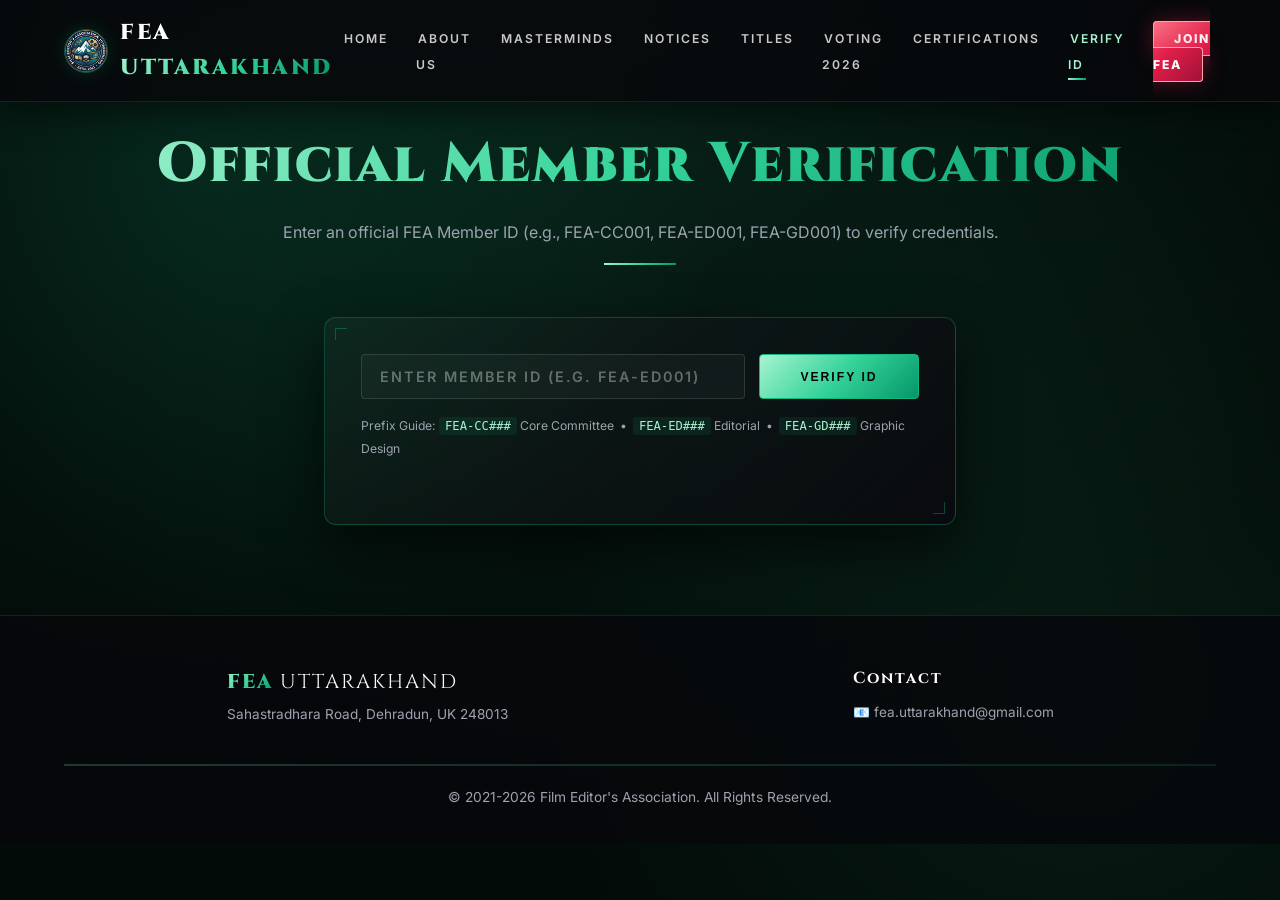
<file: verify.html>
<!DOCTYPE html>
<html lang="en">
<head>
    <meta charset="UTF-8">
    <meta name="viewport" content="width=device-width, initial-scale=1.0">
    <title>Verify Member ID | FEA Uttarakhand</title>
    <link rel="icon" type="image/png" href="1000021500-modified.png">
    <meta property="og:title" content="Verify Member ID | FEA Uttarakhand">
    <meta property="og:description" content="Official Member ID Verification Portal for the Film Editor's Association, Uttarakhand.">
    <meta property="og:image" content="1000021500-modified.png">
    <meta property="og:type" content="website">
    <link rel="stylesheet" href="style.css?v=7">
</head>
<body class="theme-verify">
<header>
    <a href="index.html" class="logo-link">
        <img src="1000021500-modified.png" alt="FEA Logo" class="header-logo-img">
        <div class="logo">FEA <span>Uttarakhand</span></div>
    </a>

    <div class="menu-toggle" id="mobile-menu">
        <span class="bar"></span>
        <span class="bar"></span>
        <span class="bar"></span>
    </div>

    <nav class="nav-container">
        <ul class="nav-links">
            <li><a href="index.html">Home</a></li>
            <li><a href="#" class="about-trigger" data-type="intro">About Us</a></li>
            <li><a href="index.html#masterminds">Masterminds</a></li>
            <li><a href="notices.html">Notices</a></li>
            <li><a href="awards.html">Titles</a></li>
            <li><a href="voting.html">Voting 2026</a></li>
            <li><a href="certifications.html">Certifications</a></li>
            <li><a href="verify.html" class="active">Verify ID</a></li>
            <li><a href="#" class="join-trigger">Join FEA</a></li>
        </ul>
    </nav>
</header>

<div class="page-header">
    <h1>Official Member Verification</h1>
    <p style="color: var(--text-muted); margin-top: 10px;">Enter an official FEA Member ID (e.g., FEA-CC001, FEA-ED001, FEA-GD001) to verify credentials.</p>
    <div class="divider"></div>
</div>

<section class="verify-section">
    <div class="verify-box">
        <span class="corner-mark tl"></span>
        <span class="corner-mark br"></span>

        <form id="verify-form" class="verify-form">
            <input type="text" id="verify-input" class="glass-input" placeholder="Enter Member ID (e.g. FEA-ED001)" required autocomplete="off">
            <button type="submit" class="glass-btn">Verify ID</button>
        </form>

        <div class="verify-hints">
            <span>Prefix Guide:</span>
            <code>FEA-CC###</code> Core Committee  • 
            <code>FEA-ED###</code> Editorial  • 
            <code>FEA-GD###</code> Graphic Design
        </div>

        <div id="verify-result" class="verify-result"></div>
    </div>
</section>

<!-- About Us Modal -->
<div id="about-modal" class="modal-overlay">
    <div class="modal-content" style="text-align: center;">
        <span class="close-btn" id="close-about-modal">×</span>
        <div class="modal-header">
            <h2 id="about-modal-title">Title</h2>
            <div class="divider" style="margin-bottom: 20px;"></div>
        </div>
        <div class="modal-body">
            <p id="about-modal-desc" class="main-desc">Details will appear here...</p>
        </div>
    </div>
</div>

<!-- Join FEA Modal -->
<div id="join-modal" class="modal-overlay">
    <div class="modal-content glass-panel" style="text-align: center;">
        <span class="close-btn" id="close-join-modal">×</span>
        <div class="modal-header">
            <h2>Join FEA Uttarakhand</h2>
            <p style="color: var(--accent-gold); font-size: 0.9rem; margin-top: 5px;">Become a part of the state's largest post-production community.</p>
            <div class="divider" style="margin-bottom: 20px;"></div>
        </div>
        <div class="modal-body">
            <form id="join-form" action="https://formspree.io/f/mdeeelgj" method="POST" style="display: flex; flex-direction: column; gap: 14px; text-align: left;">
                    <div class="join-form-row">
                        <input type="text" name="name" placeholder="Full Name *" required class="glass-input">
                        <input type="email" name="email" placeholder="Email Address *" required class="glass-input">
                    </div>

                    <div class="join-form-row">
                        <select name="district" required class="glass-input">
                            <option value="" disabled selected>Select District *</option>
                            <option value="Almora">Almora</option>
                            <option value="Bageshwar">Bageshwar</option>
                            <option value="Chamoli">Chamoli</option>
                            <option value="Champawat">Champawat</option>
                            <option value="Dehradun">Dehradun</option>
                            <option value="Haridwar">Haridwar</option>
                            <option value="Nainital">Nainital</option>
                            <option value="Pauri Garhwal">Pauri Garhwal</option>
                            <option value="Pithoragarh">Pithoragarh</option>
                            <option value="Rudraprayag">Rudraprayag</option>
                            <option value="Tehri Garhwal">Tehri Garhwal</option>
                            <option value="Udham Singh Nagar">Udham Singh Nagar</option>
                            <option value="Uttarkashi">Uttarkashi</option>
                            <option value="Other">Other</option>
                        </select>

                        <select name="experience" required class="glass-input">
                            <option value="" disabled selected>Years of Experience *</option>
                            <option value="Student / Fresher">Student / Fresher</option>
                            <option value="1-2 Years">1–2 Years</option>
                            <option value="3-5 Years">3–5 Years</option>
                            <option value="5+ Years">5+ Years</option>
                        </select>
                    </div>

                    <div>
                        <select name="role" required class="glass-input">
                            <option value="" disabled selected>Select Membership Type / Directorate *</option>
                            <option value="General Member">General Member</option>
                            <option value="Editorial Directorate (FEA-ED)">Editorial Directorate (FEA-ED)</option>
                            <option value="Creative Directorate (FEA-GD)">Creative Directorate (FEA-GD)</option>
                            <option value="VFX, Audio & Technical Specialist">VFX, Audio &amp; Technical Specialist</option>
                            <option value="Studio / Production House Affiliate">Studio / Production House Affiliate</option>
                        </select>
                        <p class="join-exp-note">* Note: All categories except General Member require up to 3 years of experience.</p>
                    </div>

                    <div>
                        <label class="join-field-label">Primary Software / Tools</label>
                        <div class="join-tools-grid">
                            <label class="join-tool-chip"><input type="checkbox" name="tools[]" value="Premiere Pro"><span>Premiere Pro</span></label>
                            <label class="join-tool-chip"><input type="checkbox" name="tools[]" value="DaVinci Resolve"><span>DaVinci Resolve</span></label>
                            <label class="join-tool-chip"><input type="checkbox" name="tools[]" value="After Effects"><span>After Effects</span></label>
                            <label class="join-tool-chip"><input type="checkbox" name="tools[]" value="Nuke"><span>Nuke</span></label>
                            <label class="join-tool-chip"><input type="checkbox" name="tools[]" value="Photoshop"><span>Photoshop</span></label>
                            <label class="join-tool-chip"><input type="checkbox" name="tools[]" value="Illustrator"><span>Illustrator</span></label>
                            <label class="join-tool-chip"><input type="checkbox" name="tools[]" value="Blender"><span>Blender</span></label>
                            <label class="join-tool-chip"><input type="checkbox" name="tools[]" value="Other"><span>Other</span></label>
                        </div>
                    </div>

                    <input type="url" name="portfolio" placeholder="Portfolio / Reel Link (Optional)" class="glass-input">

                    <textarea name="bio" rows="2" required class="glass-input" placeholder="Short Bio / Reason for Joining — What do you specialize in or how would you like to contribute? *" style="resize: vertical;"></textarea>

                    <label class="join-declaration">
                        <input type="checkbox" name="declaration" value="Agreed" required>
                        <span>I confirm my details are accurate and agree to abide by the FEA Uttarakhand Code of Conduct.</span>
                    </label>

                    <button type="submit" class="glass-btn">Submit Application</button>
                </form>
        </div>
    </div>
</div>

    <footer>
        <div style="display: flex; flex-wrap: wrap; justify-content: space-around; text-align: left; max-width: 1200px; margin: 0 auto; gap: 20px; padding-bottom: 20px;">
            <div>
                <div class="footer-logo"><span class="highlight">FEA</span> UTTARAKHAND</div>
                <p style="color: var(--text-muted); font-size: 0.85rem;">Sahastradhara Road, Dehradun, UK 248013</p>
            </div>
            <div>
                <h4 style="color: #fff; margin-bottom: 10px; font-size: 1rem;">Contact</h4>
                <p style="color: var(--text-muted); font-size: 0.85rem;">
                    📧 <a href="mailto:fea.uttarakhand@gmail.com" style="color: var(--text-muted); text-decoration: none;">fea.uttarakhand@gmail.com</a>
                </p>
            </div>
        </div>
        <div class="divider" style="width: 100%; opacity: 0.2; margin-bottom: 20px;"></div>
        <p>© 2021-2026 Film Editor's Association. All Rights Reserved.</p>
    </footer>

<script src="script.js"></script>
</body>
</html>
</file>
<file: style.css>
@import url('https://fonts.googleapis.com/css2?family=Cinzel:wght@500;700;900&family=Inter:wght@300;400;500;600;700&display=swap');

:root {
    --bg-color: #050507;
    --obsidian: #07070b;
    --obsidian-elevated: #0c0c12;
    --card-bg: rgba(255, 255, 255, 0.025);
    --card-border: rgba(255, 255, 255, 0.09);
    --glass-border: rgba(var(--theme-rgb), 0.22);
    --text-main: #f8f9fa;
    --text-muted: #9ca3af;
    --accent-gold: #d4af37;
    --gold-light: #f6e27a;
    --gold-mid: #d4af37;
    --gold-deep: #997415;
    --gold-gradient: linear-gradient(135deg, #f6e27a 0%, #d4af37 50%, #aa7c11 100%);
    --accent-glow: rgba(var(--theme-rgb), 0.16);
    --theme-rgb: 212, 175, 55;
}

* { margin: 0; padding: 0; box-sizing: border-box; }

body {
    background-color: var(--bg-color);
    background-image:
        radial-gradient(circle at 15% 20%, rgba(var(--theme-rgb), 0.07), transparent 38%),
        radial-gradient(circle at 85% 75%, rgba(var(--theme-rgb), 0.05), transparent 40%),
        radial-gradient(circle at 50% 0%, #14141c 0%, var(--bg-color) 70%);
    background-attachment: fixed;
    color: var(--text-main);
    font-family: 'Inter', sans-serif;
    line-height: 1.6;
    overflow-x: hidden;
    scroll-behavior: smooth;
}

h1, h2, h3, h4 {
    font-family: 'Cinzel', serif;
    letter-spacing: 2px;
}

.highlight {
    background: var(--gold-gradient);
    -webkit-background-clip: text;
    -webkit-text-fill-color: transparent;
    font-weight: 900;
}

::-webkit-scrollbar { width: 8px; }
::-webkit-scrollbar-track { background: var(--bg-color); }
::-webkit-scrollbar-thumb { background: rgba(var(--theme-rgb), 0.35); border-radius: 4px; }
::-webkit-scrollbar-thumb:hover { background: var(--gold-mid); }

/* =========================================================
   ARCHITECTURAL HEADER & NAVIGATION (ALL TABS)
   ========================================================= */
header {
    position: fixed;
    top: 0;
    width: 100%;
    z-index: 1000;
    padding: 16px 5%;
    display: flex;
    justify-content: space-between;
    align-items: center;
    background: rgba(7, 7, 11, 0.86);
    backdrop-filter: blur(18px);
    -webkit-backdrop-filter: blur(18px);
    border-bottom: 1px solid rgba(var(--theme-rgb), 0.18);
    box-shadow: 0 10px 35px rgba(0, 0, 0, 0.55);
}

.logo-link {
    text-decoration: none;
    display: flex;
    align-items: center;
    gap: 12px;
}

.header-logo-img {
    height: 44px;
    width: 44px;
    border-radius: 50%;
    object-fit: contain;
    border: 1px solid rgba(var(--theme-rgb), 0.45);
    box-shadow: 0 0 18px rgba(var(--theme-rgb), 0.18);
}

.logo {
    font-family: 'Cinzel', serif;
    font-size: 1.35rem;
    font-weight: 900;
    letter-spacing: 2.5px;
    text-transform: uppercase;
    color: #fff;
}

.logo span {
    background: var(--gold-gradient);
    -webkit-background-clip: text;
    -webkit-text-fill-color: transparent;
}

.nav-links {
    display: flex;
    align-items: center;
    gap: 28px;
    list-style: none;
}

.nav-links a {
    color: rgba(255, 255, 255, 0.78);
    text-decoration: none;
    font-size: 0.76rem;
    font-weight: 600;
    text-transform: uppercase;
    letter-spacing: 2px;
    padding: 8px 2px;
    position: relative;
    transition: color 0.3s ease;
    cursor: pointer;
}

.nav-links a:not(.join-trigger)::after {
    content: "";
    position: absolute;
    left: 0;
    right: 0;
    bottom: 0;
    height: 2px;
    background: var(--gold-gradient);
    transform: scaleX(0);
    transform-origin: center;
    transition: transform 0.35s cubic-bezier(0.22, 1, 0.36, 1);
}

.nav-links a:hover,
.nav-links a.active {
    color: var(--gold-light) !important;
}

.nav-links a:not(.join-trigger):hover::after,
.nav-links a.active::after {
    transform: scaleX(1);
}

.nav-links a.join-trigger {
    background: var(--gold-gradient) !important;
    color: #050507 !important;
    padding: 9px 20px !important;
    border-radius: 4px !important;
    border: 1px solid var(--gold-light) !important;
    font-weight: 800 !important;
    letter-spacing: 2px !important;
    box-shadow: 0 0 20px rgba(var(--theme-rgb), 0.25) !important;
    transition: transform 0.3s ease, box-shadow 0.3s ease;
}

.nav-links a.join-trigger:hover {
    transform: translateY(-2px);
    box-shadow: 0 0 28px rgba(var(--theme-rgb), 0.5) !important;
}

/* Mobile Menu Toggle */
.menu-toggle {
    display: none;
    flex-direction: column;
    gap: 5px;
    cursor: pointer;
    z-index: 1100;
}

.menu-toggle .bar {
    width: 24px;
    height: 2px;
    background: var(--gold-light);
    transition: 0.3s ease;
}

/* =========================================================
   UNIFIED PAGE & SECTION HEADERS
   ========================================================= */
.page-header,
.section-header {
    text-align: center;
    margin-bottom: 52px;
    padding: 120px 5% 0;
}

.section-header {
    padding-top: 80px;
}

.page-header h1 {
    font-size: clamp(2.2rem, 4.5vw, 3.5rem);
    font-weight: 900;
    letter-spacing: 2px;
    background: var(--gold-gradient);
    -webkit-background-clip: text;
    -webkit-text-fill-color: transparent;
}

.section-header h2 {
    font-size: clamp(1.75rem, 3vw, 2.4rem);
    font-weight: 700;
    margin-bottom: 10px;
    color: #fff !important;
}

.divider {
    height: 2px;
    width: 72px;
    background: var(--gold-gradient);
    margin: 18px auto 0;
}

/* =========================================================
   HERO SECTION (HOME)
   ========================================================= */
.hero {
    min-height: 92vh;
    display: flex;
    flex-direction: column;
    justify-content: center;
    align-items: center;
    text-align: center;
    padding: 120px 20px 60px;
    position: relative;
    border-bottom: 1px solid rgba(var(--theme-rgb), 0.16);
}

.hero-bg {
    position: absolute;
    inset: 0;
    background: url('https://images.unsplash.com/photo-1536440136628-849c177e76a1?q=80&w=2525&auto=format&fit=crop') center/cover;
    opacity: 0.18;
    filter: grayscale(45%) contrast(120%);
    z-index: -1;
    mask-image: linear-gradient(to bottom, black 45%, transparent 100%);
    -webkit-mask-image: linear-gradient(to bottom, black 45%, transparent 100%);
}

.hero h1 {
    font-size: clamp(2.8rem, 6vw, 5.4rem);
    font-weight: 900;
    line-height: 1.08;
    margin-bottom: 18px;
    letter-spacing: 1px;
    color: #fff;
    text-shadow: 0 12px 40px rgba(0, 0, 0, 0.8);
}

.hero h2 {
    font-family: 'Inter', sans-serif;
    font-size: clamp(0.85rem, 1.5vw, 1.15rem);
    color: rgba(255, 255, 255, 0.72);
    font-weight: 500;
    letter-spacing: 5px;
    text-transform: uppercase;
    margin-bottom: 32px;
}

.hero-estd-badge {
    display: inline-flex;
    align-items: center;
    gap: 14px;
    padding: 12px 32px;
    background: linear-gradient(180deg, rgba(255, 255, 255, 0.03), rgba(255, 255, 255, 0.01));
    border-top: 1px solid rgba(var(--theme-rgb), 0.4);
    border-bottom: 1px solid rgba(var(--theme-rgb), 0.18);
    color: var(--gold-light);
    font-size: 0.75rem;
    font-weight: 700;
    letter-spacing: 3.5px;
    text-transform: uppercase;
}

/* =========================================================
   SHARED ARCHITECTURAL CONTROLS (VOTING, TITLES, CERTS)
   ========================================================= */
.voting-controls {
    max-width: 1380px;
    margin: 0 auto 55px;
    padding: 0 5%;
    display: flex;
    flex-direction: column;
    align-items: center;
    gap: 28px;
}

.voting-stats-bar {
    display: inline-flex;
    flex-wrap: wrap;
    justify-content: center;
    align-items: center;
    gap: 40px;
    background: linear-gradient(180deg, rgba(255, 255, 255, 0.03), rgba(255, 255, 255, 0.01));
    border-top: 1px solid rgba(var(--theme-rgb), 0.35);
    border-bottom: 1px solid rgba(var(--theme-rgb), 0.15);
    padding: 16px 48px;
    position: relative;
}

.stat-pill {
    font-size: 0.72rem;
    color: var(--text-muted);
    letter-spacing: 3px;
    text-transform: uppercase;
    display: flex;
    align-items: center;
    gap: 12px;
}

.stat-pill strong {
    font-family: 'Cinzel', serif;
    font-size: 1.55rem;
    font-weight: 700;
    background: var(--gold-gradient);
    -webkit-background-clip: text;
    -webkit-text-fill-color: transparent;
    font-variant-numeric: tabular-nums;
}

.filter-tabs {
    display: flex;
    flex-wrap: wrap;
    justify-content: center;
    gap: 32px;
    border-bottom: 1px solid rgba(255, 255, 255, 0.08);
    padding-bottom: 2px;
}

.filter-btn {
    background: transparent;
    border: none;
    color: var(--text-muted);
    padding: 12px 4px;
    font-family: 'Inter', sans-serif;
    font-size: 0.78rem;
    font-weight: 600;
    text-transform: uppercase;
    letter-spacing: 2.5px;
    cursor: pointer;
    position: relative;
    transition: color 0.3s ease;
}

.filter-btn::after {
    content: "";
    position: absolute;
    left: 0;
    right: 0;
    bottom: -3px;
    height: 2px;
    background: var(--gold-gradient);
    transform: scaleX(0);
    transform-origin: center;
    transition: transform 0.35s cubic-bezier(0.22, 1, 0.36, 1);
}

.filter-btn:hover,
.filter-btn.active {
    color: #fff;
}

.filter-btn.active::after {
    transform: scaleX(1);
}

.vote-search {
    width: 100%;
    max-width: 460px;
    padding: 13px 22px;
    border-radius: 4px;
    background: rgba(255, 255, 255, 0.025);
    border: 1px solid rgba(255, 255, 255, 0.1);
    color: #fff;
    font-size: 0.88rem;
    letter-spacing: 0.5px;
    outline: none;
    transition: all 0.3s ease;
}

.vote-search::placeholder {
    color: rgba(255, 255, 255, 0.32);
    letter-spacing: 1px;
}

.vote-search:focus {
    border-color: var(--gold-mid);
    background: rgba(var(--theme-rgb), 0.04);
    box-shadow: 0 0 30px rgba(var(--theme-rgb), 0.1);
}

/* =========================================================
   CORNER CROP MARKS (SIGNATURE VOTING ELEMENT)
   ========================================================= */
.corner-mark {
    position: absolute;
    width: 12px;
    height: 12px;
    border-color: rgba(var(--theme-rgb), 0.35);
    border-style: solid;
    z-index: 3;
    transition: border-color 0.35s ease;
    pointer-events: none;
}

.corner-mark.tl { top: 10px; left: 10px; border-width: 1px 0 0 1px; }
.corner-mark.br { bottom: 10px; right: 10px; border-width: 0 1px 1px 0; }

/* =========================================================
   UNIVERSAL EDITORIAL GRIDS & OBSIDIAN CARDS
   ========================================================= */
.about-grid,
.grid-container,
.member-awards-grid,
.cert-grid {
    display: grid;
    grid-template-columns: repeat(auto-fill, minmax(310px, 1fr));
    gap: 24px;
    padding: 0 5% 80px;
    max-width: 1380px;
    margin: 0 auto;
}

.about-box,
.card,
.member-award-card,
.cert-card {
    position: relative;
    overflow: hidden;
    background: linear-gradient(135deg, rgba(255, 255, 255, 0.03), rgba(10, 10, 15, 0.94));
    border: 1px solid rgba(255, 255, 255, 0.09);
    border-radius: 10px;
    padding: 28px 26px;
    box-shadow: 0 14px 38px rgba(0, 0, 0, 0.5);
    transition: transform 0.4s cubic-bezier(0.22, 1, 0.36, 1), border-color 0.35s ease, box-shadow 0.4s ease;
    cursor: pointer;
}

.about-box:hover,
.card:hover,
.member-award-card:hover,
.cert-card:hover {
    transform: translateY(-6px);
    border-color: rgba(var(--theme-rgb), 0.55);
    background: linear-gradient(135deg, rgba(var(--theme-rgb), 0.06), rgba(12, 12, 18, 0.96));
    box-shadow: 0 22px 48px rgba(0, 0, 0, 0.72), 0 0 28px rgba(var(--theme-rgb), 0.12);
}

.about-box:hover .corner-mark,
.card:hover .corner-mark,
.member-award-card:hover .corner-mark,
.cert-card:hover .corner-mark {
    border-color: var(--gold-light);
}

/* About Boxes */
.about-box h3 {
    color: var(--gold-light);
    font-size: 1.25rem;
    margin-bottom: 12px;
}

.about-box p {
    color: var(--text-muted);
    font-size: 0.92rem;
    line-height: 1.7;
}

/* Home Member Cards (Enhanced with Avatar & Footer via JS) */
.card:not(.spotlight-card) {
    display: flex;
    flex-direction: column;
    justify-content: space-between;
    gap: 16px;
}

.card-identity {
    display: flex;
    align-items: center;
    gap: 16px;
}

.card h3 {
    font-family: 'Inter', sans-serif;
    color: var(--gold-light);
    font-size: 0.68rem;
    font-weight: 700;
    text-transform: uppercase;
    letter-spacing: 2.2px;
    margin-bottom: 6px;
}

.card p {
    font-family: 'Cinzel', serif;
    font-size: 1.32rem;
    font-weight: 700;
    color: #fff;
    line-height: 1.2;
}

.card-footer-cta {
    display: flex;
    justify-content: space-between;
    align-items: center;
    padding-top: 14px;
    border-top: 1px solid rgba(255, 255, 255, 0.08);
    font-size: 0.68rem;
    letter-spacing: 2px;
    text-transform: uppercase;
    color: rgba(255, 255, 255, 0.55);
    transition: color 0.3s ease;
}

.card:hover .card-footer-cta {
    color: var(--gold-light);
}

/* Directorate Banners on Home */
.directorate-banner {
    max-width: 1380px;
    width: 90%;
    margin: 0 auto 44px;
    border-radius: 14px;
    overflow: hidden;
    position: relative;
    height: 270px;
    border: 1px solid rgba(var(--theme-rgb), 0.32);
    box-shadow: 0 22px 55px rgba(0, 0, 0, 0.65);
}

/* Masterminds Spotlight Cards */
.spotlight-card {
    grid-column: 1 / -1;
    display: grid;
    grid-template-columns: 1.45fr 1fr;
    gap: 36px;
    padding: 36px 38px;
    background: linear-gradient(135deg, rgba(var(--theme-rgb), 0.08), rgba(10, 10, 15, 0.96));
    border: 1px solid rgba(var(--theme-rgb), 0.32);
}

.spotlight-card h3 {
    color: var(--gold-light) !important;
    font-family: 'Inter', sans-serif;
    font-size: 0.78rem !important;
    letter-spacing: 2.5px;
    text-transform: uppercase;
}

.mm-tag {
    display: inline-block;
    background: rgba(var(--theme-rgb), 0.14);
    border: 1px solid rgba(var(--theme-rgb), 0.45);
    color: var(--gold-light);
    font-size: 0.64rem;
    font-weight: 700;
    text-transform: uppercase;
    letter-spacing: 2px;
    padding: 5px 12px;
    border-radius: 2px;
    margin-bottom: 14px;
}

.mm-desc {
    color: var(--text-muted);
    font-size: 0.95rem;
    line-height: 1.75;
}

/* =========================================================
   TITLES / AWARDS CARDS (MATCHING VOTING UI)
   ========================================================= */
.member-award-card {
    cursor: default;
    display: flex;
    flex-direction: column;
    justify-content: space-between;
}

.award-card-head {
    display: flex;
    align-items: center;
    gap: 16px;
    margin-bottom: 18px;
}

.member-award-card h4 {
    font-family: 'Cinzel', serif;
    font-size: 1.28rem;
    color: #fff;
    margin-bottom: 4px;
    line-height: 1.2;
}

.member-award-card .role {
    color: var(--gold-light);
    font-size: 0.68rem;
    font-weight: 600;
    text-transform: uppercase;
    letter-spacing: 2px;
}

.award-tags {
    display: flex;
    flex-direction: column;
    gap: 8px;
    padding-top: 16px;
    border-top: 1px solid rgba(255, 255, 255, 0.08);
}

.tag {
    background: rgba(var(--theme-rgb), 0.05);
    color: rgba(255, 255, 255, 0.85);
    font-size: 0.8rem;
    padding: 8px 12px;
    border-radius: 4px;
    border: 1px solid rgba(var(--theme-rgb), 0.16);
    letter-spacing: 0.3px;
}

/* =========================================================
   CERTIFICATIONS CARDS (MATCHING VOTING UI)
   ========================================================= */
.cert-card {
    cursor: default;
    display: flex;
    flex-direction: column;
    gap: 10px;
    border-top: 2px solid rgba(var(--theme-rgb), 0.45);
}

.cert-card.elite {
    background: linear-gradient(135deg, rgba(var(--theme-rgb), 0.1), rgba(10, 10, 15, 0.96));
    border-top: 2px solid var(--gold-light);
}

.cert-icon {
    font-size: 1.2rem;
    opacity: 0.9;
}

.cert-card h4 {
    font-family: 'Cinzel', serif;
    font-size: 1.18rem;
    color: #fff;
    line-height: 1.3;
}

.cert-meta {
    display: inline-block;
    align-self: flex-start;
    background: rgba(var(--theme-rgb), 0.1);
    border: 1px solid rgba(var(--theme-rgb), 0.3);
    color: var(--gold-light);
    font-size: 0.66rem;
    font-weight: 600;
    text-transform: uppercase;
    letter-spacing: 1.8px;
    padding: 4px 10px;
    border-radius: 2px;
}

.cert-desc {
    color: var(--text-muted);
    font-size: 0.86rem;
    line-height: 1.6;
}

/* =========================================================
   VOTING 2026 — BANNERS & BALLOT LEADERBOARD
   ========================================================= */
.category-banners-grid {
    display: grid;
    grid-template-columns: repeat(auto-fill, minmax(380px, 1fr));
    gap: 28px;
    padding: 0 5% 100px;
    max-width: 1380px;
    margin: 0 auto;
}

.category-banner-card {
    position: relative;
    min-height: 270px;
    border-radius: 12px;
    padding: 28px 30px;
    display: flex;
    flex-direction: column;
    justify-content: space-between;
    cursor: pointer;
    overflow: hidden;
    background: var(--obsidian);
    border: 1px solid rgba(255, 255, 255, 0.09);
    box-shadow: 0 18px 45px rgba(0, 0, 0, 0.55);
    transition: transform 0.45s cubic-bezier(0.22, 1, 0.36, 1), border-color 0.4s ease, box-shadow 0.45s ease;
}

.banner-bg-img {
    position: absolute;
    inset: 0;
    background-size: cover;
    background-position: center;
    opacity: 0.32;
    filter: grayscale(45%) contrast(115%);
    transform: scale(1.02);
    transition: transform 0.8s cubic-bezier(0.22, 1, 0.36, 1), opacity 0.5s ease, filter 0.6s ease;
    z-index: 0;
}

.category-banner-card::before {
    content: "";
    position: absolute;
    inset: 0;
    background:
        linear-gradient(180deg, rgba(7, 7, 11, 0.55) 0%, rgba(7, 7, 11, 0.78) 55%, rgba(7, 7, 11, 0.96) 100%),
        radial-gradient(circle at top right, rgba(var(--theme-rgb), 0.14), transparent 55%);
    z-index: 1;
}

.category-banner-card:hover {
    transform: translateY(-8px);
    border-color: rgba(var(--theme-rgb), 0.6);
    box-shadow: 0 24px 55px rgba(0, 0, 0, 0.75), 0 0 30px rgba(var(--theme-rgb), 0.12);
}

.category-banner-card:hover .banner-bg-img {
    transform: scale(1.1);
    opacity: 0.48;
    filter: grayscale(10%) contrast(120%);
}

.category-banner-card:hover .corner-mark {
    border-color: var(--gold-light);
}

.banner-top-meta {
    position: relative;
    z-index: 2;
    display: flex;
    justify-content: space-between;
    align-items: center;
    margin-bottom: 18px;
}

.banner-index-tag {
    font-size: 0.68rem;
    font-weight: 600;
    letter-spacing: 2.5px;
    text-transform: uppercase;
    color: var(--gold-light);
    opacity: 0.9;
}

.banner-index-tag span {
    color: rgba(255, 255, 255, 0.35);
    margin: 0 6px;
}

.banner-voted-pill {
    background: rgba(var(--theme-rgb), 0.16);
    border: 1px solid var(--gold-mid);
    color: var(--gold-light);
    font-size: 0.62rem;
    font-weight: 700;
    padding: 4px 10px;
    border-radius: 2px;
    text-transform: uppercase;
    letter-spacing: 1.8px;
}

.banner-body { position: relative; z-index: 2; }

.banner-title {
    font-family: 'Cinzel', serif;
    font-size: 1.55rem;
    font-weight: 700;
    color: #fff;
    line-height: 1.22;
    letter-spacing: 1.5px;
    margin-bottom: 10px;
    transition: color 0.3s ease;
}

.category-banner-card:hover .banner-title { color: var(--gold-light); }

.banner-nominee-line {
    font-size: 0.78rem;
    color: rgba(255, 255, 255, 0.62);
    letter-spacing: 0.4px;
    line-height: 1.5;
}

.banner-nominee-line strong { color: #fff; font-weight: 600; }

.banner-footer {
    position: relative;
    z-index: 2;
    display: flex;
    justify-content: space-between;
    align-items: center;
    margin-top: 24px;
    padding-top: 16px;
    border-top: 1px solid rgba(255, 255, 255, 0.1);
}

.banner-votes-count {
    font-size: 0.78rem;
    color: rgba(255, 255, 255, 0.75);
    letter-spacing: 1px;
    text-transform: uppercase;
    font-variant-numeric: tabular-nums;
}

.banner-votes-count strong {
    color: var(--gold-light);
    font-size: 0.95rem;
    margin-right: 4px;
}

.banner-cta {
    font-size: 0.72rem;
    font-weight: 700;
    text-transform: uppercase;
    letter-spacing: 2px;
    color: #fff;
    display: inline-flex;
    align-items: center;
    gap: 6px;
    transition: color 0.3s ease, transform 0.3s ease;
}

.category-banner-card:hover .banner-cta {
    color: var(--gold-light);
    transform: translateX(4px);
}

.category-voting-view {
    max-width: 1120px;
    margin: 0 auto 100px;
    padding: 0 5%;
    display: none;
}

.category-voting-view.active {
    display: block;
    animation: fadeInView 0.45s cubic-bezier(0.22, 1, 0.36, 1);
}

@keyframes fadeInView {
    from { opacity: 0; transform: translateY(18px); }
    to { opacity: 1; transform: translateY(0); }
}

.back-btn {
    background: transparent;
    border: 1px solid rgba(255, 255, 255, 0.16);
    color: rgba(255, 255, 255, 0.85);
    padding: 10px 22px;
    border-radius: 4px;
    font-size: 0.75rem;
    font-weight: 600;
    letter-spacing: 2px;
    text-transform: uppercase;
    cursor: pointer;
    margin-bottom: 28px;
    transition: all 0.3s ease;
}

.back-btn:hover {
    border-color: var(--gold-mid);
    color: var(--gold-light);
    background: rgba(var(--theme-rgb), 0.06);
}

.active-category-hero {
    position: relative;
    overflow: hidden;
    border-radius: 14px;
    padding: 46px 44px;
    margin-bottom: 36px;
    border: 1px solid rgba(var(--theme-rgb), 0.35);
    background-color: #09090e;
    background-size: cover;
    background-position: center;
    box-shadow: 0 22px 55px rgba(0, 0, 0, 0.65);
    display: flex;
    flex-wrap: wrap;
    justify-content: space-between;
    align-items: flex-end;
    gap: 24px;
}

.active-category-hero::before {
    content: "";
    position: absolute;
    inset: 0;
    background: linear-gradient(90deg, rgba(7, 7, 11, 0.94) 0%, rgba(7, 7, 11, 0.78) 60%, rgba(7, 7, 11, 0.6) 100%);
    z-index: 0;
}

.active-category-hero > * { position: relative; z-index: 1; }

.active-category-hero .banner-dir-tag {
    font-size: 0.72rem;
    letter-spacing: 3px;
    text-transform: uppercase;
    color: var(--gold-light);
    font-weight: 600;
    display: block;
    margin-bottom: 8px;
}

.active-category-hero h2 {
    font-family: 'Cinzel', serif;
    font-size: 2.5rem;
    color: #fff;
    line-height: 1.15;
    margin-bottom: 8px;
}

.live-indicator {
    display: inline-flex;
    align-items: center;
    gap: 10px;
    background: rgba(7, 7, 11, 0.75);
    border: 1px solid rgba(var(--theme-rgb), 0.45);
    color: var(--gold-light);
    padding: 12px 24px;
    border-radius: 4px;
    font-size: 0.82rem;
    letter-spacing: 1.5px;
    text-transform: uppercase;
    font-weight: 600;
    backdrop-filter: blur(10px);
}

.live-dot {
    width: 8px;
    height: 8px;
    border-radius: 50%;
    background: #22c55e;
    box-shadow: 0 0 12px #22c55e;
    animation: pulseDot 1.6s infinite;
}

@keyframes pulseDot {
    0%, 100% { opacity: 1; transform: scale(1); }
    50% { opacity: 0.35; transform: scale(0.75); }
}

.voting-grid { display: flex; flex-direction: column; gap: 16px; }

.nominee-card {
    background: linear-gradient(135deg, rgba(255, 255, 255, 0.03), rgba(10, 10, 15, 0.92));
    border: 1px solid rgba(255, 255, 255, 0.08);
    border-radius: 10px;
    padding: 24px 30px;
    display: grid;
    grid-template-columns: 56px 1.25fr 1.45fr auto;
    align-items: center;
    gap: 24px;
    transition: all 0.3s ease;
    position: relative;
}

.nominee-card:hover {
    border-color: rgba(var(--theme-rgb), 0.45);
    background: linear-gradient(135deg, rgba(var(--theme-rgb), 0.05), rgba(12, 12, 18, 0.95));
}

.nominee-card.leader-card {
    border-color: rgba(var(--theme-rgb), 0.55);
    background: linear-gradient(135deg, rgba(var(--theme-rgb), 0.1), rgba(10, 10, 15, 0.95));
    box-shadow: 0 10px 35px rgba(var(--theme-rgb), 0.08);
}

.nominee-card.voted-card {
    border-color: var(--gold-light);
    box-shadow: 0 0 28px rgba(var(--theme-rgb), 0.18);
}

.rank-badge {
    font-family: 'Cinzel', serif;
    font-size: 1.4rem;
    font-weight: 700;
    color: rgba(255, 255, 255, 0.3);
    text-align: center;
    font-variant-numeric: tabular-nums;
}

.leader-card .rank-badge {
    background: var(--gold-gradient);
    -webkit-background-clip: text;
    -webkit-text-fill-color: transparent;
    font-size: 1.65rem;
}

.nominee-top { display: flex; align-items: center; gap: 18px; }

.nominee-avatar {
    width: 52px;
    height: 52px;
    border-radius: 50%;
    background: #0e0e14;
    border: 1px solid rgba(var(--theme-rgb), 0.45);
    display: flex;
    align-items: center;
    justify-content: center;
    font-family: 'Cinzel', serif;
    font-weight: 700;
    font-size: 1.05rem;
    color: var(--gold-light);
    flex-shrink: 0;
}

.leader-card .nominee-avatar {
    background: var(--gold-gradient);
    color: #000;
    border-color: var(--gold-light);
}

.status-badge {
    display: inline-block;
    font-size: 0.64rem;
    text-transform: uppercase;
    letter-spacing: 2px;
    font-weight: 600;
    margin-bottom: 4px;
}

.status-badge.incumbent { color: var(--gold-light); }
.status-badge.member { color: rgba(255, 255, 255, 0.5); }

.nominee-name {
    font-family: 'Cinzel', serif;
    font-size: 1.32rem;
    color: #fff;
    line-height: 1.2;
    letter-spacing: 1px;
}

.vote-meter-wrap { width: 100%; }

.vote-meter-labels {
    display: flex;
    justify-content: space-between;
    align-items: baseline;
    font-size: 0.8rem;
    margin-bottom: 9px;
    color: var(--text-muted);
    letter-spacing: 0.5px;
    font-variant-numeric: tabular-nums;
}

.vote-meter-labels strong { color: #fff; font-size: 1.05rem; margin-right: 4px; }
.pct-pill { color: var(--gold-light); font-weight: 700; font-size: 0.88rem; }

.vote-bar-bg {
    width: 100%;
    height: 6px;
    background: rgba(255, 255, 255, 0.08);
    border-radius: 3px;
    overflow: hidden;
}

.vote-bar-fill {
    height: 100%;
    background: var(--gold-gradient);
    border-radius: 3px;
    box-shadow: 0 0 14px rgba(var(--theme-rgb), 0.45);
    transition: width 0.65s cubic-bezier(0.22, 1, 0.36, 1);
}

.btn-vote,
.glass-btn {
    min-width: 160px;
    padding: 13px 24px;
    border-radius: 4px;
    border: 1px solid var(--gold-mid);
    background: var(--gold-gradient);
    color: #050507;
    font-weight: 800;
    font-size: 0.76rem;
    letter-spacing: 2px;
    text-transform: uppercase;
    cursor: pointer;
    transition: all 0.3s ease;
}

.btn-vote:hover:not(:disabled),
.glass-btn:hover {
    box-shadow: 0 0 28px rgba(var(--theme-rgb), 0.45);
    transform: translateY(-2px);
}

.btn-vote.voted {
    background: rgba(var(--theme-rgb), 0.14);
    border-color: var(--gold-light);
    color: var(--gold-light);
    cursor: default;
}

.btn-vote:disabled:not(.voted) {
    background: transparent;
    border-color: rgba(255, 255, 255, 0.1);
    color: rgba(255, 255, 255, 0.3);
    cursor: not-allowed;
}

/* =========================================================
   MODALS, FORMS & FOOTER (OBSIDIAN & GOLD)
   ========================================================= */
.modal-overlay {
    position: fixed;
    inset: 0;
    background: rgba(4, 4, 7, 0.86);
    backdrop-filter: blur(12px);
    z-index: 2000;
    display: flex;
    justify-content: center;
    align-items: center;
    opacity: 0;
    pointer-events: none;
    transition: 0.35s ease;
    padding: 15px;
}

.modal-overlay.active { opacity: 1; pointer-events: all; }

.modal-content {
    width: 100%;
    max-width: 680px;
    max-height: 84vh;
    overflow-y: auto;
    padding: 44px;
    position: relative;
    background: linear-gradient(145deg, rgba(16, 16, 22, 0.98), rgba(7, 7, 11, 0.98));
    border: 1px solid rgba(var(--theme-rgb), 0.35);
    border-radius: 12px;
    box-shadow: 0 28px 70px rgba(0, 0, 0, 0.85);
    transform: scale(0.96) translateY(18px);
    transition: 0.35s ease;
}

.modal-overlay.active .modal-content { transform: scale(1) translateY(0); }

.close-btn {
    position: absolute;
    top: 20px;
    right: 26px;
    font-size: 2rem;
    color: var(--text-muted);
    cursor: pointer;
    transition: color 0.3s ease;
}

.close-btn:hover { color: var(--gold-light); }

.modal-header h2 { font-size: 2rem; color: #fff; margin-bottom: 6px; }
.main-desc { font-size: 0.98rem; color: var(--text-muted); line-height: 1.75; margin-top: 18px; text-align: left; }

.glass-input {
    width: 100%;
    padding: 13px 18px;
    border-radius: 4px;
    background: rgba(255, 255, 255, 0.03);
    border: 1px solid rgba(255, 255, 255, 0.12);
    color: #fff;
    font-family: 'Inter', sans-serif;
    font-size: 0.9rem;
    outline: none;
    transition: all 0.3s ease;
}

.glass-input:focus {
    border-color: var(--gold-mid);
    background: rgba(var(--theme-rgb), 0.05);
    box-shadow: 0 0 24px rgba(var(--theme-rgb), 0.12);
}

.glass-input::placeholder { color: rgba(255, 255, 255, 0.35); }
.glass-input option { background: #0a0a0e; color: #fff; }

.vote-toast {
    position: fixed;
    bottom: 30px;
    right: 30px;
    background: rgba(10, 10, 15, 0.96);
    border: 1px solid var(--gold-mid);
    color: var(--gold-light);
    padding: 15px 28px;
    border-radius: 4px;
    letter-spacing: 1px;
    font-size: 0.85rem;
    text-transform: uppercase;
    box-shadow: 0 15px 40px rgba(0, 0, 0, 0.75);
    z-index: 3000;
    opacity: 0;
    transform: translateY(20px);
    pointer-events: none;
    transition: 0.35s ease;
}

.vote-toast.show { opacity: 1; transform: translateY(0); }

footer {
    text-align: center;
    padding: 50px 5% 36px;
    border-top: 1px solid rgba(var(--theme-rgb), 0.18);
    background: rgba(7, 7, 11, 0.8);
    margin-top: 60px;
}

footer .footer-logo {
    font-family: 'Cinzel', serif;
    font-size: 1.25rem;
    letter-spacing: 2px;
    margin-bottom: 6px;
}

footer p { color: var(--text-muted); font-size: 0.86rem; }

/* =========================================================
   RESPONSIVE BREAKPOINTS
   ========================================================= */
@media (max-width: 960px) {
    .menu-toggle { display: flex; }

    .nav-container {
        position: fixed;
        top: 76px;
        left: 0;
        width: 100%;
        background: rgba(7, 7, 11, 0.98);
        border-bottom: 1px solid rgba(var(--theme-rgb), 0.25);
        padding: 24px 5%;
        display: none;
    }

    .nav-container.active { display: block; }

    .nav-links {
        flex-direction: column;
        gap: 18px;
    }

    .category-banners-grid { grid-template-columns: 1fr; }
    .spotlight-card { grid-template-columns: 1fr; padding: 24px 20px; gap: 22px; }
    .nominee-card { grid-template-columns: 1fr; gap: 16px; padding: 22px; }
    .rank-badge { text-align: left; }
    .btn-vote { width: 100%; }
    .active-category-hero { padding: 28px 24px; }
    .active-category-hero h2 { font-size: 1.7rem; }
}

/* =========================================================
   STATS COUNTER, NOTICE BOARD, VERIFY PAGE, SHARE & BACK-TO-TOP
   ========================================================= */
.stats-strip {
    max-width: 1380px;
    width: 90%;
    margin: -36px auto 40px;
    padding: 30px 24px;
    display: grid;
    grid-template-columns: repeat(auto-fit, minmax(200px, 1fr));
    gap: 24px;
    background: linear-gradient(135deg, rgba(16, 16, 22, 0.96), rgba(7, 7, 11, 0.98));
    border: 1px solid rgba(var(--theme-rgb), 0.35);
    border-radius: 10px;
    box-shadow: 0 20px 50px rgba(0, 0, 0, 0.7);
    position: relative;
    z-index: 5;
    text-align: center;
}

.stat-item {
    display: flex;
    flex-direction: column;
    gap: 6px;
}

.stat-number {
    font-family: 'Cinzel', serif;
    font-size: 2.3rem;
    font-weight: 900;
    background: var(--gold-gradient);
    -webkit-background-clip: text;
    -webkit-text-fill-color: transparent;
    font-variant-numeric: tabular-nums;
}

.stat-label {
    font-size: 0.72rem;
    text-transform: uppercase;
    letter-spacing: 2.5px;
    color: var(--text-muted);
    font-weight: 600;
}

/* Official Notice Board */
.notice-section {
    max-width: 1380px;
    margin: 0 auto 40px;
    padding: 0 5%;
}

.notice-grid {
    display: grid;
    grid-template-columns: repeat(auto-fit, minmax(310px, 1fr));
    gap: 24px;
}

.notice-card {
    position: relative;
    background: linear-gradient(135deg, rgba(255, 255, 255, 0.03), rgba(10, 10, 15, 0.94));
    border: 1px solid rgba(var(--theme-rgb), 0.22);
    border-radius: 10px;
    padding: 26px;
    display: flex;
    flex-direction: column;
    gap: 12px;
    transition: transform 0.35s ease, border-color 0.35s ease;
}

.notice-card:hover {
    transform: translateY(-5px);
    border-color: rgba(var(--theme-rgb), 0.6);
}

.notice-meta {
    display: flex;
    justify-content: space-between;
    align-items: center;
}

.notice-badge {
    font-size: 0.64rem;
    font-weight: 700;
    text-transform: uppercase;
    letter-spacing: 2px;
    padding: 4px 10px;
    border-radius: 2px;
    background: rgba(var(--theme-rgb), 0.14);
    border: 1px solid rgba(var(--theme-rgb), 0.45);
    color: var(--gold-light);
}

.notice-badge.live {
    background: rgba(34, 197, 94, 0.14);
    border-color: rgba(34, 197, 94, 0.5);
    color: #4ade80;
}

.notice-date {
    font-size: 0.72rem;
    color: var(--text-muted);
    letter-spacing: 1.5px;
}

.notice-card h3 {
    font-size: 1.15rem;
    color: #fff;
    line-height: 1.35;
}

.notice-card p {
    font-size: 0.88rem;
    color: var(--text-muted);
    line-height: 1.6;
    flex: 1;
}

.notice-link {
    font-size: 0.74rem;
    font-weight: 700;
    text-transform: uppercase;
    letter-spacing: 2px;
    color: var(--gold-light);
    text-decoration: none;
    margin-top: 6px;
}

.notice-link:hover { text-decoration: underline; }

/* Member ID Badge */
.member-id-pill {
    display: inline-block;
    font-family: 'Inter', sans-serif;
    font-size: 0.65rem;
    font-weight: 700;
    letter-spacing: 1.8px;
    color: var(--gold-light);
    background: rgba(var(--theme-rgb), 0.1);
    border: 1px solid rgba(var(--theme-rgb), 0.35);
    padding: 3px 8px;
    border-radius: 3px;
}

/* Verification Page */
.verify-section {
    max-width: 760px;
    margin: 0 auto 90px;
    padding: 0 5%;
}

.verify-box {
    position: relative;
    background: linear-gradient(135deg, rgba(255, 255, 255, 0.03), rgba(10, 10, 15, 0.96));
    border: 1px solid rgba(var(--theme-rgb), 0.32);
    border-radius: 12px;
    padding: 36px;
    box-shadow: 0 22px 55px rgba(0, 0, 0, 0.65);
}

.verify-form {
    display: flex;
    gap: 14px;
    flex-wrap: wrap;
}

.verify-form .glass-input {
    flex: 1 1 260px;
    text-transform: uppercase;
    letter-spacing: 2px;
    font-weight: 600;
}

.verify-hints {
    margin-top: 16px;
    font-size: 0.76rem;
    color: var(--text-muted);
    line-height: 1.8;
}

.verify-hints code {
    color: var(--gold-light);
    background: rgba(var(--theme-rgb), 0.1);
    padding: 2px 6px;
    border-radius: 3px;
}

.verify-result { margin-top: 28px; }

.verified-card {
    background: rgba(34, 197, 94, 0.06);
    border: 1px solid rgba(34, 197, 94, 0.4);
    border-radius: 10px;
    padding: 26px;
}

.verified-card.invalid {
    background: rgba(239, 68, 68, 0.07);
    border-color: rgba(239, 68, 68, 0.45);
    text-align: center;
}

.verified-status {
    display: inline-block;
    font-size: 0.7rem;
    font-weight: 800;
    letter-spacing: 2px;
    text-transform: uppercase;
    color: #4ade80;
    margin-bottom: 14px;
}

.verified-grid {
    display: grid;
    grid-template-columns: repeat(auto-fit, minmax(180px, 1fr));
    gap: 16px;
    margin-top: 16px;
    padding-top: 16px;
    border-top: 1px solid rgba(255, 255, 255, 0.08);
}

.verified-field span {
    display: block;
    font-size: 0.66rem;
    text-transform: uppercase;
    letter-spacing: 1.8px;
    color: var(--text-muted);
    margin-bottom: 4px;
}

.verified-field strong {
    font-size: 0.96rem;
    color: #fff;
}

/* Empty Search State */
.empty-search-msg {
    text-align: center;
    color: var(--text-muted);
    font-size: 0.95rem;
    letter-spacing: 1px;
    padding: 36px 20px;
    max-width: 600px;
    margin: 0 auto 40px;
    border: 1px dashed rgba(var(--theme-rgb), 0.25);
    border-radius: 10px;
    background: rgba(255, 255, 255, 0.02);
}

/* Ballot Top Bar & Share Button */
.ballot-top-bar {
    display: flex;
    flex-wrap: wrap;
    justify-content: space-between;
    align-items: center;
    gap: 14px;
    margin-bottom: 28px;
}

.ballot-top-bar .back-btn {
    margin-bottom: 0;
}

.share-ballot-btn {
    background: rgba(var(--theme-rgb), 0.1);
    border: 1px solid rgba(var(--theme-rgb), 0.45);
    color: var(--gold-light);
    padding: 10px 20px;
    border-radius: 4px;
    font-size: 0.74rem;
    font-weight: 700;
    letter-spacing: 2px;
    text-transform: uppercase;
    cursor: pointer;
    transition: all 0.3s ease;
}

.share-ballot-btn:hover {
    background: var(--gold-gradient);
    color: #050507;
}

/* Back-to-Top Floating Button */
.back-to-top {
    position: fixed;
    bottom: 28px;
    right: 28px;
    width: 46px;
    height: 46px;
    border-radius: 50%;
    background: rgba(10, 10, 15, 0.92);
    border: 1px solid var(--gold-mid);
    color: var(--gold-light);
    font-size: 1.2rem;
    cursor: pointer;
    z-index: 1500;
    display: flex;
    align-items: center;
    justify-content: center;
    opacity: 0;
    pointer-events: none;
    transform: translateY(14px);
    transition: all 0.3s ease;
    box-shadow: 0 8px 25px rgba(0, 0, 0, 0.65);
}

.back-to-top.show {
    opacity: 1;
    pointer-events: all;
    transform: translateY(0);
}

.back-to-top:hover {
    background: var(--gold-gradient);
    color: #050507;
    transform: translateY(-3px);
}

/* =========================================================
   NOTICE BOARD ADMIN & ISSUER STYLES
   ========================================================= */
.admin-action-bar {
    display: flex;
    flex-wrap: wrap;
    justify-content: center;
    align-items: center;
    gap: 14px;
}

.admin-btn-group {
    display: flex;
    flex-wrap: wrap;
    justify-content: center;
    gap: 12px;
}

.admin-session-pill {
    display: inline-flex;
    align-items: center;
    gap: 10px;
    padding: 9px 18px;
    border-radius: 4px;
    background: rgba(34, 197, 94, 0.1);
    border: 1px solid rgba(34, 197, 94, 0.4);
    color: #4ade80;
    font-size: 0.74rem;
    font-weight: 700;
    letter-spacing: 1.5px;
    text-transform: uppercase;
}

.admin-field-label {
    display: block;
    font-size: 0.7rem;
    text-transform: uppercase;
    letter-spacing: 1.8px;
    color: var(--gold-light);
    margin-bottom: 6px;
    font-weight: 600;
}

.admin-error-msg {
    color: #f87171;
    font-size: 0.82rem;
    background: rgba(239, 68, 68, 0.1);
    border: 1px solid rgba(239, 68, 68, 0.35);
    padding: 10px 14px;
    border-radius: 4px;
}

.notice-issuer-box {
    margin-top: 8px;
    padding-top: 14px;
    border-top: 1px solid rgba(255, 255, 255, 0.08);
    display: flex;
    flex-direction: column;
    gap: 6px;
}

.notice-wing-tag {
    align-self: flex-start;
    font-size: 0.62rem;
    font-weight: 700;
    text-transform: uppercase;
    letter-spacing: 1.8px;
    color: var(--gold-light);
    background: rgba(var(--theme-rgb), 0.1);
    border: 1px solid rgba(var(--theme-rgb), 0.3);
    padding: 3px 9px;
    border-radius: 2px;
}

.notice-issuer-name {
    font-size: 0.8rem;
    color: var(--text-muted);
}

.notice-issuer-name strong {
    color: #fff;
}

.notice-issuer-role {
    color: var(--gold-light);
    font-size: 0.76rem;
    margin-left: 4px;
}

.notice-card-actions {
    display: flex;
    justify-content: space-between;
    align-items: center;
    margin-top: 6px;
}

.notice-delete-btn {
    background: rgba(239, 68, 68, 0.12);
    border: 1px solid rgba(239, 68, 68, 0.45);
    color: #f87171;
    padding: 4px 10px;
    border-radius: 3px;
    font-size: 0.68rem;
    font-weight: 700;
    text-transform: uppercase;
    letter-spacing: 1.5px;
    cursor: pointer;
    transition: all 0.25s ease;
}

.notice-delete-btn:hover {
    background: #ef4444;
    color: #fff;
}

.notice-admin-btns {
    display: flex;
    align-items: center;
    gap: 8px;
}

.notice-edit-btn {
    background: rgba(var(--theme-rgb), 0.12);
    border: 1px solid rgba(var(--theme-rgb), 0.45);
    color: var(--gold-light);
    padding: 4px 10px;
    border-radius: 3px;
    font-size: 0.68rem;
    font-weight: 700;
    text-transform: uppercase;
    letter-spacing: 1.5px;
    cursor: pointer;
    transition: all 0.25s ease;
}

.notice-edit-btn:hover {
    background: var(--gold-gradient);
    color: #050507;
}


/* =========================================================
   COMPACT HEADLINE NOTICE CARDS & FULL NOTICE READER MODAL
   ========================================================= */
.notice-card.headline-card {
    cursor: pointer;
    gap: 14px;
    padding: 22px 24px;
}

.notice-card.headline-card h3 {
    font-size: 1.12rem;
    line-height: 1.4;
    margin: 2px 0;
    transition: color 0.25s ease;
}

.notice-card.headline-card:hover h3 {
    color: var(--gold-light);
}

.notice-read-cta {
    font-size: 0.7rem;
    font-weight: 700;
    text-transform: uppercase;
    letter-spacing: 2px;
    color: var(--gold-light);
    opacity: 0.85;
    transition: opacity 0.25s ease, transform 0.25s ease;
}

.notice-card.headline-card:hover .notice-read-cta {
    opacity: 1;
    transform: translateX(3px);
}

.notice-modal-meta {
    display: flex;
    justify-content: space-between;
    align-items: center;
    margin-bottom: 14px;
    padding-right: 28px;
}

.notice-modal-body-text {
    font-size: 0.98rem;
    color: rgba(255, 255, 255, 0.86);
    line-height: 1.8;
    margin: 20px 0 24px;
    white-space: pre-line;
}

.notice-modal-footer {
    display: flex;
    flex-wrap: wrap;
    justify-content: space-between;
    align-items: center;
    gap: 14px;
    margin-top: 22px;
    padding-top: 18px;
    border-top: 1px solid rgba(255, 255, 255, 0.08);
}


/* =========================================================
   PAGE-SPECIFIC DISTINCT UI THEMES
   ========================================================= */

/* 1. NOTICES PAGE — MIDNIGHT SAPPHIRE & ICE CYAN */
body.theme-notices {
    --bg-color: #040812;
    --obsidian: #060b18;
    --obsidian-elevated: #0b1326;
    --accent-gold: #38bdf8;
    --gold-light: #bae6fd;
    --gold-mid: #38bdf8;
    --gold-deep: #0284c7;
    --gold-gradient: linear-gradient(135deg, #bae6fd 0%, #38bdf8 50%, #0284c7 100%);
    --theme-rgb: 56, 189, 248;
    --accent-glow: rgba(56, 189, 248, 0.18);
    background-image:
        radial-gradient(circle at 12% 18%, rgba(56, 189, 248, 0.12), transparent 40%),
        radial-gradient(circle at 88% 78%, rgba(14, 165, 233, 0.08), transparent 42%),
        radial-gradient(circle at 50% 0%, #0c1930 0%, #040812 72%);
}

/* 2. VERIFY ID PAGE — OBSIDIAN EMERALD & JADE MINT */
body.theme-verify {
    --bg-color: #030b08;
    --obsidian: #05110d;
    --obsidian-elevated: #091d16;
    --accent-gold: #10b981;
    --gold-light: #a7f3d0;
    --gold-mid: #10b981;
    --gold-deep: #047857;
    --gold-gradient: linear-gradient(135deg, #a7f3d0 0%, #34d399 50%, #059669 100%);
    --theme-rgb: 16, 185, 129;
    --accent-glow: rgba(16, 185, 129, 0.18);
    background-image:
        radial-gradient(circle at 16% 20%, rgba(16, 185, 129, 0.12), transparent 40%),
        radial-gradient(circle at 84% 76%, rgba(52, 211, 153, 0.08), transparent 42%),
        radial-gradient(circle at 50% 0%, #08231a 0%, #030b08 72%);
}

/* 3. VOTING 2026 PAGE — ROYAL AMETHYST & NEON VIOLET */
body.theme-voting {
    --bg-color: #080410;
    --obsidian: #0e071a;
    --obsidian-elevated: #170d29;
    --accent-gold: #c084fc;
    --gold-light: #f0abfc;
    --gold-mid: #a855f7;
    --gold-deep: #7e22ce;
    --gold-gradient: linear-gradient(135deg, #f5d0fe 0%, #c084fc 50%, #9333ea 100%);
    --theme-rgb: 168, 85, 247;
    --accent-glow: rgba(168, 85, 247, 0.2);
    background-image:
        radial-gradient(circle at 14% 20%, rgba(168, 85, 247, 0.14), transparent 40%),
        radial-gradient(circle at 86% 75%, rgba(232, 121, 249, 0.09), transparent 42%),
        radial-gradient(circle at 50% 0%, #1d0e33 0%, #080410 72%);
}

/* Rich Full Notice Reader Formatting */
.notice-modal-body-text {
    font-size: 0.95rem;
    color: rgba(255, 255, 255, 0.88);
    line-height: 1.85;
    margin: 20px 0 24px;
    white-space: pre-line;
    background: rgba(255, 255, 255, 0.02);
    border: 1px solid rgba(var(--theme-rgb), 0.16);
    border-radius: 8px;
    padding: 20px 22px;
}


/* =========================================================
   JOIN FEA — DISTINCT CRIMSON RUBY & ROSE CORAL THEME
   ========================================================= */
.nav-links a.join-trigger {
    background: linear-gradient(135deg, #fb7185 0%, #e11d48 55%, #9f1239 100%) !important;
    color: #fff !important;
    border: 1px solid #fda4af !important;
    box-shadow: 0 0 22px rgba(225, 29, 72, 0.35) !important;
}

.nav-links a.join-trigger:hover {
    transform: translateY(-2px);
    box-shadow: 0 0 32px rgba(244, 63, 94, 0.6) !important;
}

#join-modal .modal-content {
    background: linear-gradient(145deg, rgba(24, 10, 16, 0.98), rgba(10, 5, 8, 0.98));
    border: 1px solid rgba(244, 63, 94, 0.45);
    box-shadow: 0 28px 75px rgba(0, 0, 0, 0.88), 0 0 40px rgba(225, 29, 72, 0.14);
}

#join-modal .modal-header h2 {
    background: linear-gradient(135deg, #fecdd3 0%, #fb7185 50%, #e11d48 100%);
    -webkit-background-clip: text;
    -webkit-text-fill-color: transparent;
}

#join-modal .modal-header p {
    color: #fda4af !important;
}

#join-modal .divider {
    background: linear-gradient(135deg, #fecdd3 0%, #fb7185 50%, #e11d48 100%);
}

#join-modal .close-btn:hover {
    color: #fb7185;
}

#join-modal .glass-input:focus {
    border-color: #f43f5e;
    background: rgba(244, 63, 94, 0.07);
    box-shadow: 0 0 24px rgba(244, 63, 94, 0.16);
}

#join-modal .glass-btn {
    background: linear-gradient(135deg, #fb7185 0%, #e11d48 55%, #9f1239 100%);
    border-color: #fda4af;
    color: #fff;
}

#join-modal .glass-btn:hover {
    box-shadow: 0 0 30px rgba(244, 63, 94, 0.55);
}


/* Expanded Join FEA Form Elements */
.join-form-row {
    display: grid;
    grid-template-columns: 1fr 1fr;
    gap: 12px;
}

.join-field-label {
    display: block;
    font-size: 0.7rem;
    text-transform: uppercase;
    letter-spacing: 1.8px;
    color: #fda4af;
    margin-bottom: 8px;
    font-weight: 600;
}

.join-tools-grid {
    display: flex;
    flex-wrap: wrap;
    gap: 8px;
}

.join-tool-chip {
    display: inline-flex;
    align-items: center;
    cursor: pointer;
    user-select: none;
}

.join-tool-chip input {
    display: none;
}

.join-tool-chip span {
    padding: 6px 12px;
    border-radius: 4px;
    font-size: 0.76rem;
    font-weight: 600;
    color: var(--text-muted);
    background: rgba(255, 255, 255, 0.03);
    border: 1px solid rgba(255, 255, 255, 0.12);
    transition: all 0.25s ease;
}

.join-tool-chip:hover span {
    border-color: rgba(244, 63, 94, 0.55);
    color: #fff;
}

.join-tool-chip input:checked + span {
    background: rgba(244, 63, 94, 0.2);
    border-color: #fb7185;
    color: #fecdd3;
    box-shadow: 0 0 12px rgba(244, 63, 94, 0.25);
}

.join-declaration {
    display: flex;
    align-items: flex-start;
    gap: 10px;
    font-size: 0.8rem;
    color: var(--text-muted);
    line-height: 1.5;
    cursor: pointer;
    padding: 10px 12px;
    border-radius: 6px;
    background: rgba(244, 63, 94, 0.05);
    border: 1px solid rgba(244, 63, 94, 0.2);
}

.join-declaration input[type="checkbox"] {
    margin-top: 3px;
    accent-color: #e11d48;
    width: 16px;
    height: 16px;
    flex-shrink: 0;
    cursor: pointer;
}

@media (max-width: 600px) {
    .join-form-row {
        grid-template-columns: 1fr;
    }
}

.join-exp-note {
    font-size: 0.75rem;
    color: #fda4af;
    margin-top: 6px;
    line-height: 1.4;
    letter-spacing: 0.3px;
}


/* Admin Password Show / Hide Toggle */
.password-input-wrap {
    position: relative;
    display: flex;
    align-items: center;
}

.toggle-pass-btn {
    position: absolute;
    right: 10px;
    background: rgba(var(--theme-rgb), 0.14);
    border: 1px solid rgba(var(--theme-rgb), 0.4);
    color: var(--gold-light);
    padding: 5px 11px;
    border-radius: 3px;
    font-size: 0.68rem;
    font-weight: 700;
    text-transform: uppercase;
    letter-spacing: 1.5px;
    cursor: pointer;
    transition: all 0.25s ease;
}

.toggle-pass-btn:hover {
    background: var(--gold-gradient);
    color: #050507;
}
</file>
